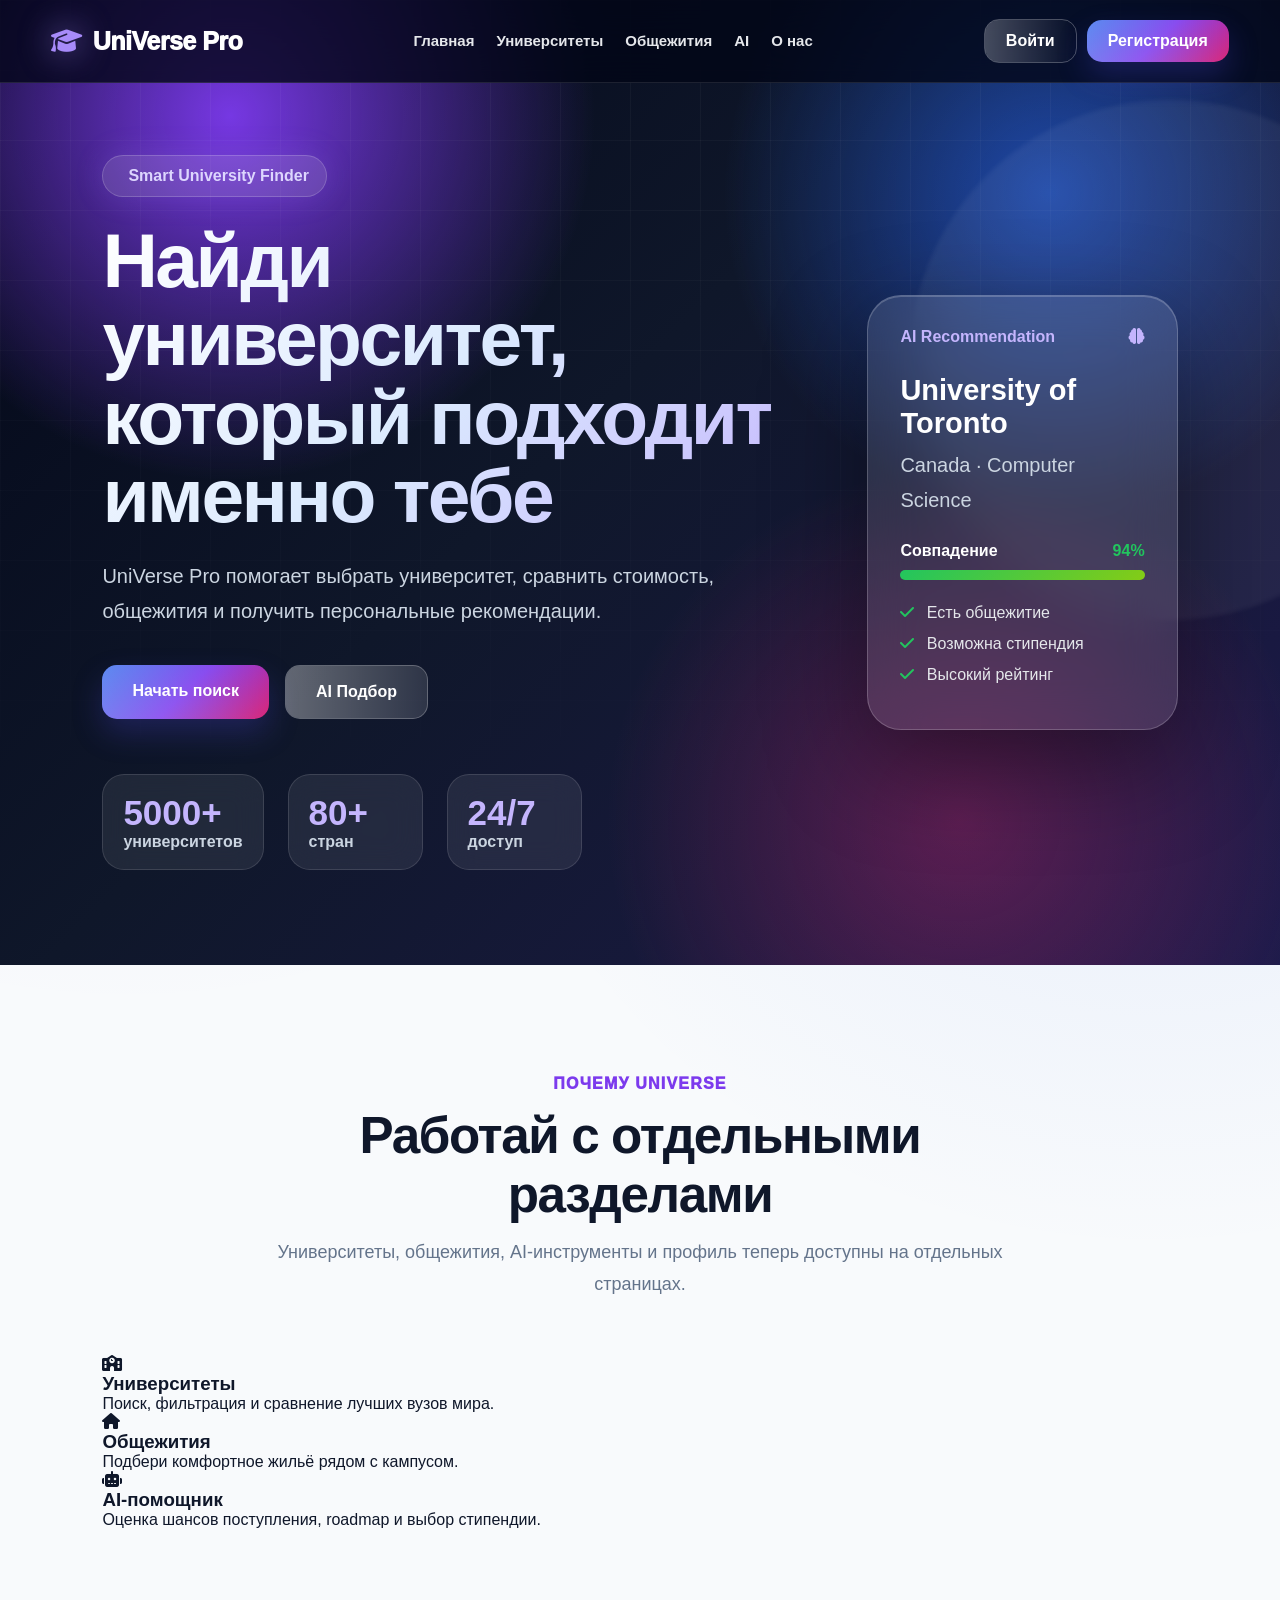
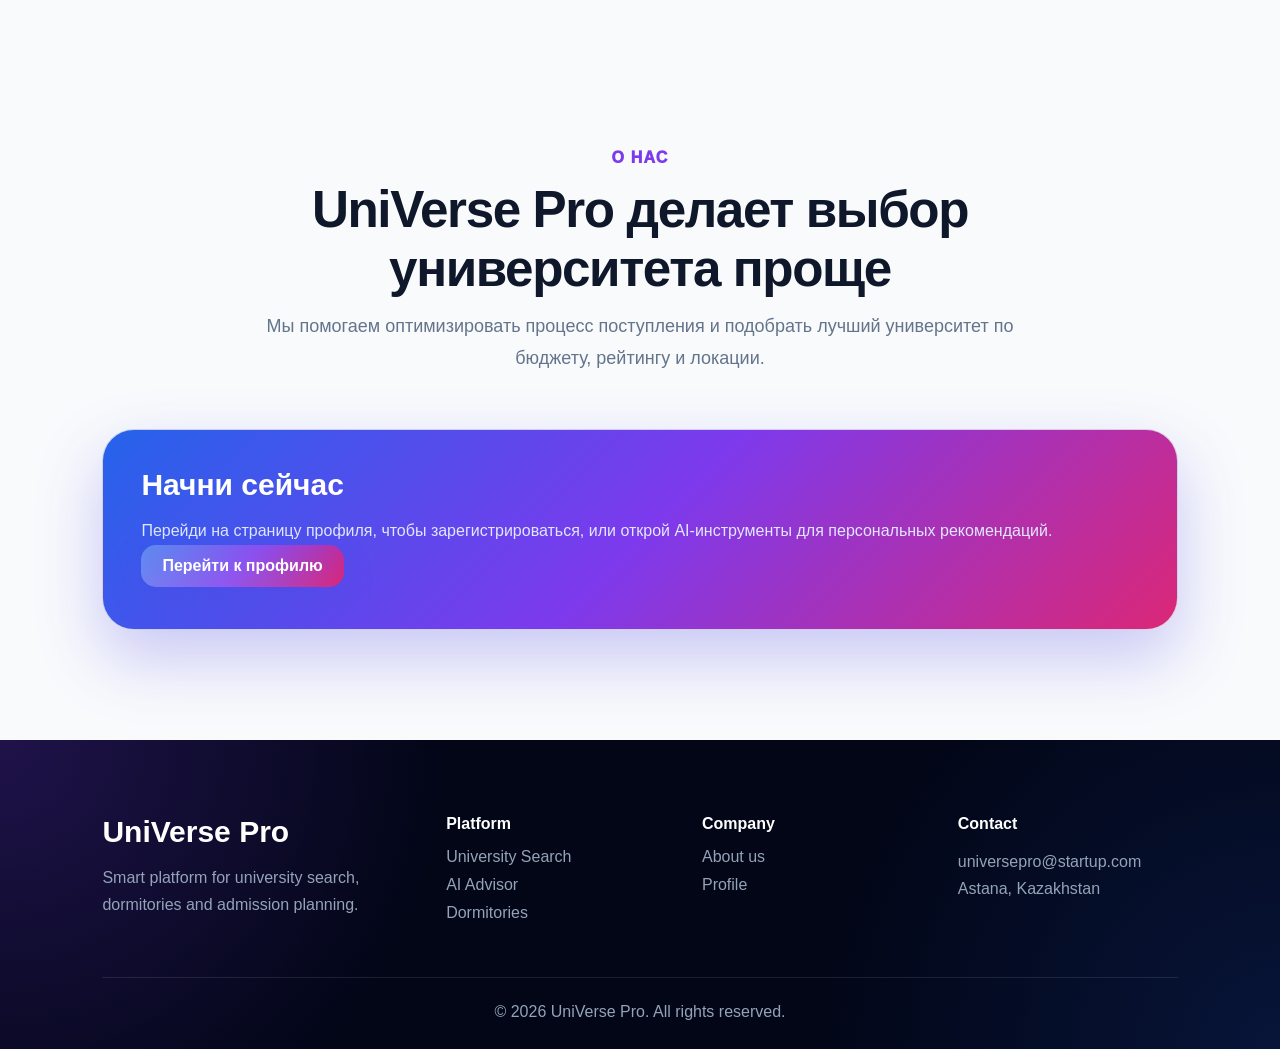
<file: index.html>
<!DOCTYPE html>
<html lang="ru">
<head>
  <meta charset="UTF-8" />
  <meta name="viewport" content="width=device-width, initial-scale=1.0" />
  <title>UniVerse Pro</title>
  <link rel="stylesheet" href="style.css" />
  <link rel="stylesheet" href="https://cdnjs.cloudflare.com/ajax/libs/font-awesome/6.5.1/css/all.min.css" />
</head>
<body>
  <header class="header">
    <nav class="navbar">
      <div class="logo">
        <i class="fa-solid fa-graduation-cap"></i>
        <span>UniVerse Pro</span>
      </div>

      <ul class="nav-links">
        <li><a href="index.html" class="active">Главная</a></li>
        <li><a href="universities.html">Университеты</a></li>
        <li><a href="dorms.html">Общежития</a></li>
        <li><a href="ai.html">AI</a></li>
        <li><a href="about.html">О нас</a></li>
      </ul>

      <div class="nav-buttons">
        <a href="auth.html" class="btn ghost">Войти</a>
        <a href="auth.html" class="btn primary">Регистрация</a>
      </div>

      <button class="menu-btn" id="menuBtn">
        <i class="fa-solid fa-bars"></i>
      </button>
    </nav>

    <div class="mobile-menu" id="mobileMenu">
      <a href="index.html">Главная</a>
      <a href="universities.html">Университеты</a>
      <a href="dorms.html">Общежития</a>
      <a href="ai.html">AI</a>
      <a href="about.html">О нас</a>
    </div>
  </header>

  <main>
    <section class="hero" id="home">
      <div class="hero-content">
        <div class="badge">
          <i class="fa-solid fa-sparkles"></i>
          Smart University Finder
        </div>
        <h1>Найди университет, который подходит именно тебе</h1>
        <p>UniVerse Pro помогает выбрать университет, сравнить стоимость, общежития и получить персональные рекомендации.</p>
        <div class="hero-actions">
          <a href="universities.html" class="btn large primary">Начать поиск</a>
          <a href="ai.html" class="btn large glass">AI Подбор</a>
        </div>
        <div class="stats">
          <div>
            <h3>5000+</h3>
            <span>университетов</span>
          </div>
          <div>
            <h3>80+</h3>
            <span>стран</span>
          </div>
          <div>
            <h3>24/7</h3>
            <span>доступ</span>
          </div>
        </div>
      </div>

      <div class="hero-card">
        <div class="card-top">
          <span>AI Recommendation</span>
          <i class="fa-solid fa-brain"></i>
        </div>
        <h2>University of Toronto</h2>
        <p>Canada · Computer Science</p>
        <div class="match">
          <span>Совпадение</span>
          <strong>94%</strong>
        </div>
        <div class="progress">
          <div></div>
        </div>
        <ul>
          <li><i class="fa-solid fa-check"></i> Есть общежитие</li>
          <li><i class="fa-solid fa-check"></i> Возможна стипендия</li>
          <li><i class="fa-solid fa-check"></i> Высокий рейтинг</li>
        </ul>
      </div>
    </section>

    <section class="section features-preview">
      <div class="section-title">
        <span>Почему UniVerse</span>
        <h2>Работай с отдельными разделами</h2>
        <p>Университеты, общежития, AI-инструменты и профиль теперь доступны на отдельных страницах.</p>
      </div>
      <div class="features">
        <div class="feature-card">
          <i class="fa-solid fa-school"></i>
          <h3>Университеты</h3>
          <p>Поиск, фильтрация и сравнение лучших вузов мира.</p>
        </div>
        <div class="feature-card">
          <i class="fa-solid fa-house"></i>
          <h3>Общежития</h3>
          <p>Подбери комфортное жильё рядом с кампусом.</p>
        </div>
        <div class="feature-card">
          <i class="fa-solid fa-robot"></i>
          <h3>AI-помощник</h3>
          <p>Оценка шансов поступления, roadmap и выбор стипендии.</p>
        </div>
      </div>
    </section>

    <section class="section about-preview">
      <div class="section-title">
        <span>О нас</span>
        <h2>UniVerse Pro делает выбор университета проще</h2>
        <p>Мы помогаем оптимизировать процесс поступления и подобрать лучший университет по бюджету, рейтингу и локации.</p>
      </div>
      <div class="about-card">
        <h3>Начни сейчас</h3>
        <p>Перейди на страницу профиля, чтобы зарегистрироваться, или открой AI-инструменты для персональных рекомендаций.</p>
        <a href="auth.html" class="btn primary">Перейти к профилю</a>
      </div>
    </section>
  </main>

  <footer class="footer">
    <div class="footer-grid">
      <div>
        <h3>UniVerse Pro</h3>
        <p>Smart platform for university search, dormitories and admission planning.</p>
      </div>
      <div>
        <h4>Platform</h4>
        <a href="universities.html">University Search</a>
        <a href="ai.html">AI Advisor</a>
        <a href="dorms.html">Dormitories</a>
      </div>
      <div>
        <h4>Company</h4>
        <a href="about.html">About us</a>
        <a href="auth.html">Profile</a>
      </div>
      <div>
        <h4>Contact</h4>
        <p>universepro@startup.com</p>
        <p>Astana, Kazakhstan</p>
      </div>
    </div>
    <div class="footer-bottom">©️ 2026 UniVerse Pro. All rights reserved.</div>
  </footer>

  <script src="script.js"></script>
</body>
</html>
</file>
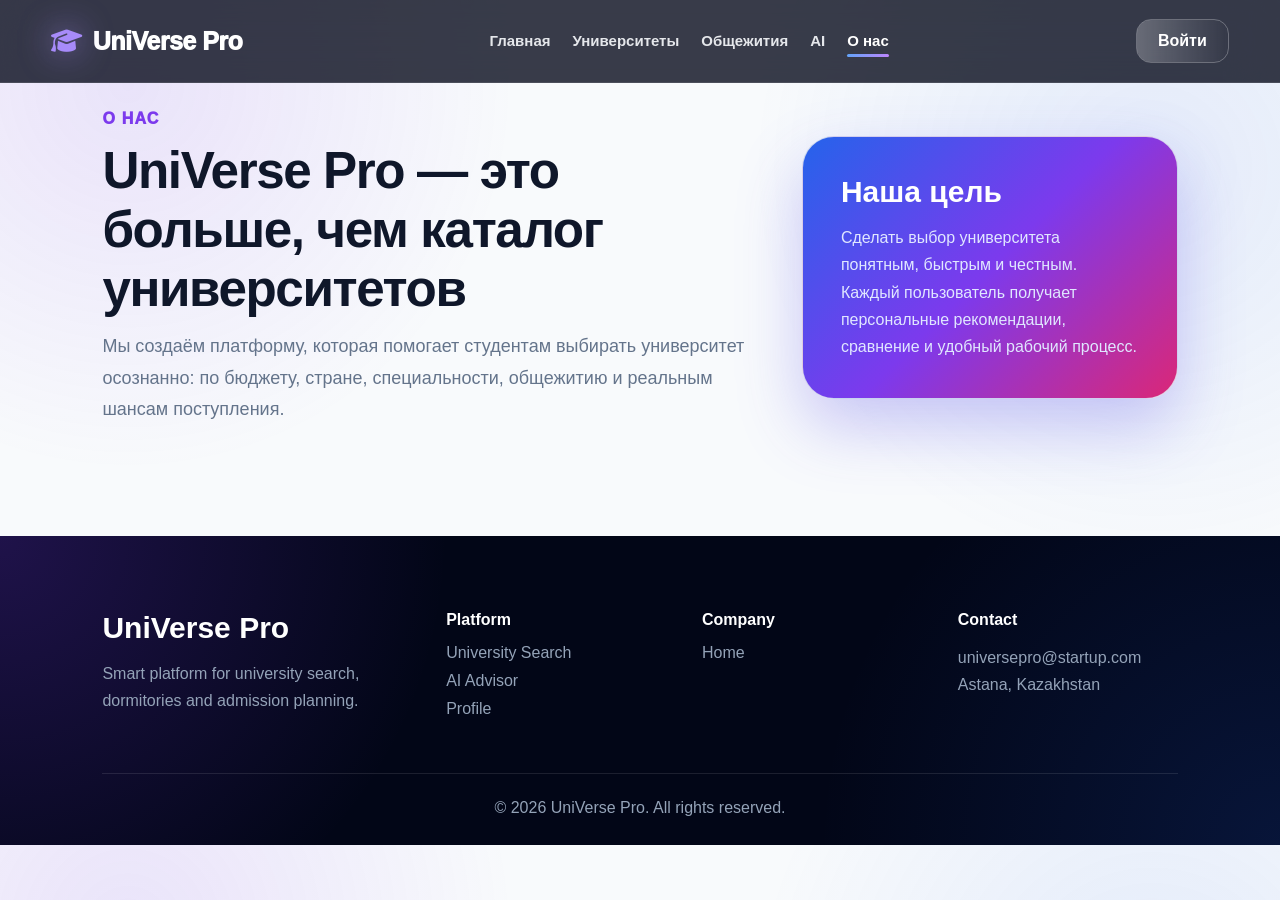
<file: about.html>
<!DOCTYPE html>
<html lang="ru">
<head>
  <meta charset="UTF-8" />
  <meta name="viewport" content="width=device-width, initial-scale=1.0" />
  <title>UniVerse Pro — О нас</title>
  <link rel="stylesheet" href="style.css" />
  <link rel="stylesheet" href="https://cdnjs.cloudflare.com/ajax/libs/font-awesome/6.5.1/css/all.min.css" />
</head>
<body>
  <header class="header">
    <nav class="navbar">
      <div class="logo">
        <i class="fa-solid fa-graduation-cap"></i>
        <span>UniVerse Pro</span>
      </div>
      <ul class="nav-links">
        <li><a href="index.html">Главная</a></li>
        <li><a href="universities.html">Университеты</a></li>
        <li><a href="dorms.html">Общежития</a></li>
        <li><a href="ai.html">AI</a></li>
        <li><a href="about.html" class="active">О нас</a></li>
      </ul>
      <div class="nav-buttons">
        <a href="auth.html" class="btn ghost">Войти</a>
      </div>
      <button class="menu-btn" id="menuBtn">
        <i class="fa-solid fa-bars"></i>
      </button>
    </nav>
    <div class="mobile-menu" id="mobileMenu">
      <a href="index.html">Главная</a>
      <a href="universities.html">Университеты</a>
      <a href="dorms.html">Общежития</a>
      <a href="ai.html">AI</a>
      <a href="about.html">О нас</a>
    </div>
  </header>

  <main>
    <section class="section about" id="about">
      <div class="about-text">
        <span>О нас</span>
        <h2>UniVerse Pro — это больше, чем каталог университетов</h2>
        <p>Мы создаём платформу, которая помогает студентам выбирать университет осознанно: по бюджету, стране, специальности, общежитию и реальным шансам поступления.</p>
      </div>
      <div class="about-card">
        <h3>Наша цель</h3>
        <p>Сделать выбор университета понятным, быстрым и честным. Каждый пользователь получает персональные рекомендации, сравнение и удобный рабочий процесс.</p>
      </div>
    </section>
  </main>

  <footer class="footer">
    <div class="footer-grid">
      <div>
        <h3>UniVerse Pro</h3>
        <p>Smart platform for university search, dormitories and admission planning.</p>
      </div>
      <div>
        <h4>Platform</h4>
        <a href="universities.html">University Search</a>
        <a href="ai.html">AI Advisor</a>
        <a href="auth.html">Profile</a>
      </div>
      <div>
        <h4>Company</h4>
        <a href="index.html">Home</a>
      </div>
      <div>
        <h4>Contact</h4>
        <p>universepro@startup.com</p>
        <p>Astana, Kazakhstan</p>
      </div>
    </div>
    <div class="footer-bottom">©️ 2026 UniVerse Pro. All rights reserved.</div>
  </footer>

  <script src="script.js"></script>
</body>
</html>
</file>
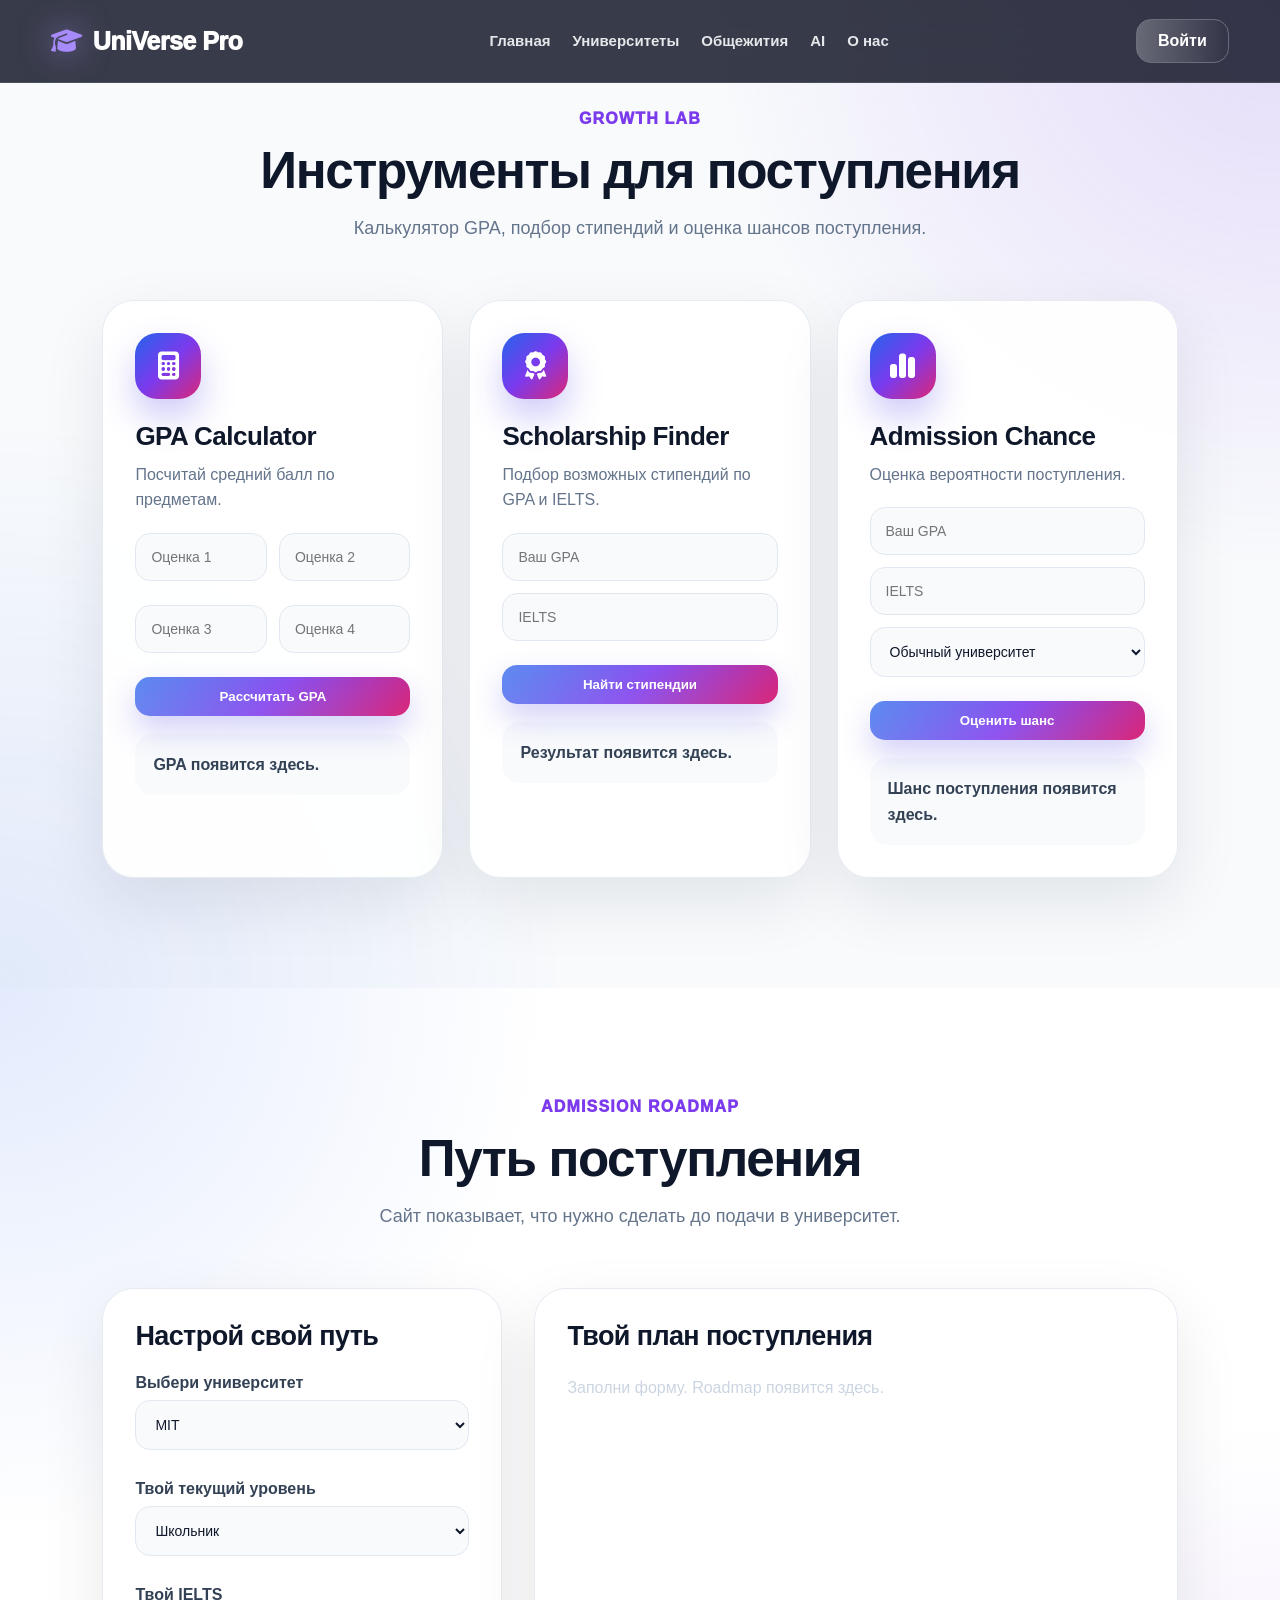
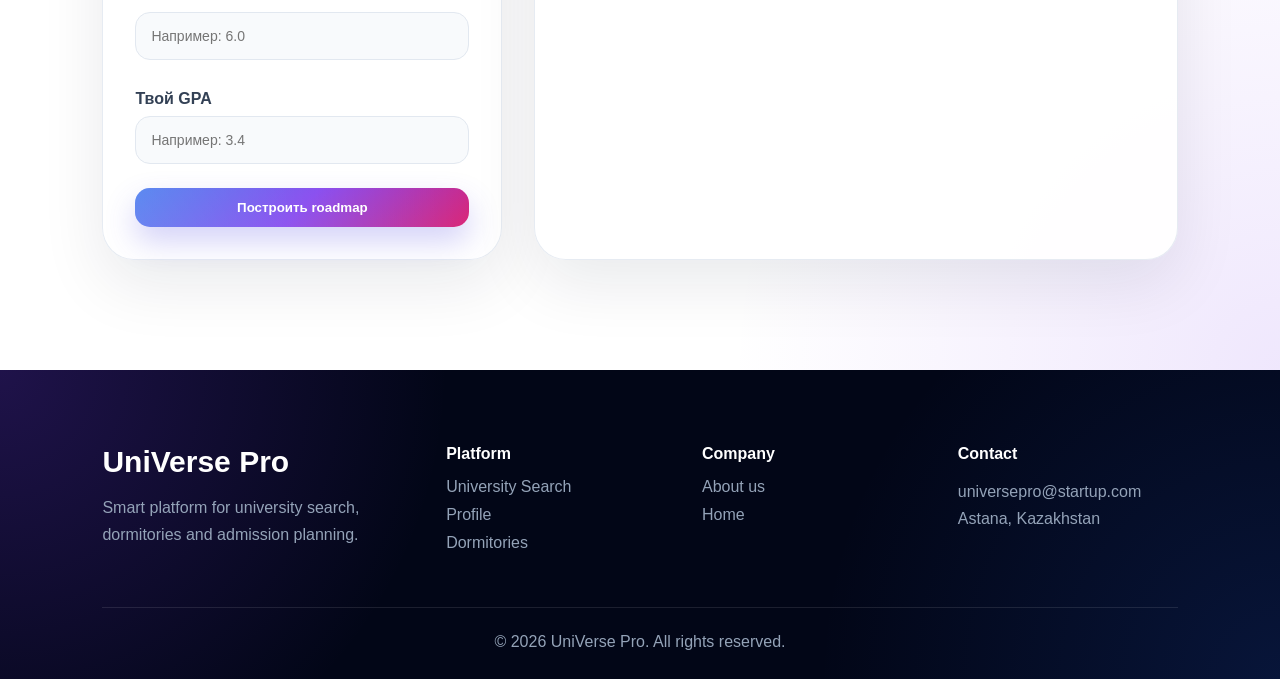
<file: ai.html>
<!DOCTYPE html>
<html lang="ru">
<head>
  <meta charset="UTF-8" />
  <meta name="viewport" content="width=device-width, initial-scale=1.0" />
  <title>UniVerse Pro — AI</title>
  <link rel="stylesheet" href="style.css" />
  <link rel="stylesheet" href="https://cdnjs.cloudflare.com/ajax/libs/font-awesome/6.5.1/css/all.min.css" />
</head>
<body>
  <header class="header">
    <nav class="navbar">
      <div class="logo">
        <i class="fa-solid fa-graduation-cap"></i>
        <span>UniVerse Pro</span>
      </div>
      <ul class="nav-links">
        <li><a href="index.html">Главная</a></li>
        <li><a href="universities.html">Университеты</a></li>
        <li><a href="dorms.html">Общежития</a></li>
        <li><a href="ai.html" class="active">AI</a></li>
        <li><a href="about.html">О нас</a></li>
      </ul>
      <div class="nav-buttons">
        <a href="auth.html" class="btn ghost">Войти</a>
      </div>
      <button class="menu-btn" id="menuBtn">
        <i class="fa-solid fa-bars"></i>
      </button>
    </nav>
    <div class="mobile-menu" id="mobileMenu">
      <a href="index.html">Главная</a>
      <a href="universities.html">Университеты</a>
      <a href="dorms.html">Общежития</a>
      <a href="ai.html">AI</a>
      <a href="about.html">О нас</a>
    </div>
  </header>

  <main>
    <section class="section growth-section" id="growth">
      <div class="section-title">
        <span>Growth Lab</span>
        <h2>Инструменты для поступления</h2>
        <p>Калькулятор GPA, подбор стипендий и оценка шансов поступления.</p>
      </div>
      <div class="growth-layout">
        <div class="growth-card">
          <div class="growth-icon">
            <i class="fa-solid fa-calculator"></i>
          </div>
          <h3>GPA Calculator</h3>
          <p>Посчитай средний балл по предметам.</p>
          <div class="gpa-inputs">
            <input type="number" class="grade-input" placeholder="Оценка 1" min="0" max="4" step="0.1">
            <input type="number" class="grade-input" placeholder="Оценка 2" min="0" max="4" step="0.1">
            <input type="number" class="grade-input" placeholder="Оценка 3" min="0" max="4" step="0.1">
            <input type="number" class="grade-input" placeholder="Оценка 4" min="0" max="4" step="0.1">
          </div>
          <button class="btn primary" id="calculateGpaBtn">Рассчитать GPA</button>
          <div class="growth-result" id="gpaResult">GPA появится здесь.</div>
        </div>
        <div class="growth-card">
          <div class="growth-icon">
            <i class="fa-solid fa-award"></i>
          </div>
          <h3>Scholarship Finder</h3>
          <p>Подбор возможных стипендий по GPA и IELTS.</p>
          <input type="number" id="scholarshipGpa" placeholder="Ваш GPA" min="0" max="4" step="0.1">
          <input type="number" id="scholarshipIelts" placeholder="IELTS" min="0" max="9" step="0.5">
          <button class="btn primary" id="findScholarshipBtn">Найти стипендии</button>
          <div class="growth-result" id="scholarshipResult">Результат появится здесь.</div>
        </div>
        <div class="growth-card">
          <div class="growth-icon">
            <i class="fa-solid fa-chart-simple"></i>
          </div>
          <h3>Admission Chance</h3>
          <p>Оценка вероятности поступления.</p>
          <input type="number" id="chanceGpa" placeholder="Ваш GPA" min="0" max="4" step="0.1">
          <input type="number" id="chanceIelts" placeholder="IELTS" min="0" max="9" step="0.5">
          <select id="chanceLevel">
            <option value="easy">Обычный университет</option>
            <option value="medium">Сильный университет</option>
            <option value="hard">Топовый университет</option>
          </select>
          <button class="btn primary" id="calculateChanceBtn">Оценить шанс</button>
          <div class="growth-result" id="chanceResult">Шанс поступления появится здесь.</div>
        </div>
      </div>
    </section>

    <section class="section roadmap-section" id="roadmap">
      <div class="section-title">
        <span>Admission Roadmap</span>
        <h2>Путь поступления</h2>
        <p>Сайт показывает, что нужно сделать до подачи в университет.</p>
      </div>
      <div class="roadmap-layout">
        <div class="roadmap-form">
          <h3>Настрой свой путь</h3>
          <label>Выбери университет</label>
          <select id="roadmapUniversity"></select>
          <label>Твой текущий уровень</label>
          <select id="roadmapLevel">
            <option value="school">Школьник</option>
            <option value="college">Колледж</option>
            <option value="bachelor">Бакалавр</option>
          </select>
          <label>Твой IELTS</label>
          <input type="number" id="roadmapIelts" placeholder="Например: 6.0" min="0" max="9" step="0.5">
          <label>Твой GPA</label>
          <input type="number" id="roadmapGpa" placeholder="Например: 3.4" min="0" max="4" step="0.1">
          <button class="btn primary" id="buildRoadmapBtn">Построить roadmap</button>
        </div>
        <div class="roadmap-result">
          <h3>Твой план поступления</h3>
          <div id="roadmapResult">
            <p class="empty-roadmap">Заполни форму. Roadmap появится здесь.</p>
          </div>
        </div>
      </div>
    </section>
  </main>

  <footer class="footer">
    <div class="footer-grid">
      <div>
        <h3>UniVerse Pro</h3>
        <p>Smart platform for university search, dormitories and admission planning.</p>
      </div>
      <div>
        <h4>Platform</h4>
        <a href="universities.html">University Search</a>
        <a href="auth.html">Profile</a>
        <a href="dorms.html">Dormitories</a>
      </div>
      <div>
        <h4>Company</h4>
        <a href="about.html">About us</a>
        <a href="index.html">Home</a>
      </div>
      <div>
        <h4>Contact</h4>
        <p>universepro@startup.com</p>
        <p>Astana, Kazakhstan</p>
      </div>
    </div>
    <div class="footer-bottom">©️ 2026 UniVerse Pro. All rights reserved.</div>
  </footer>

  <script src="script.js"></script>
</body>
</html>
</file>
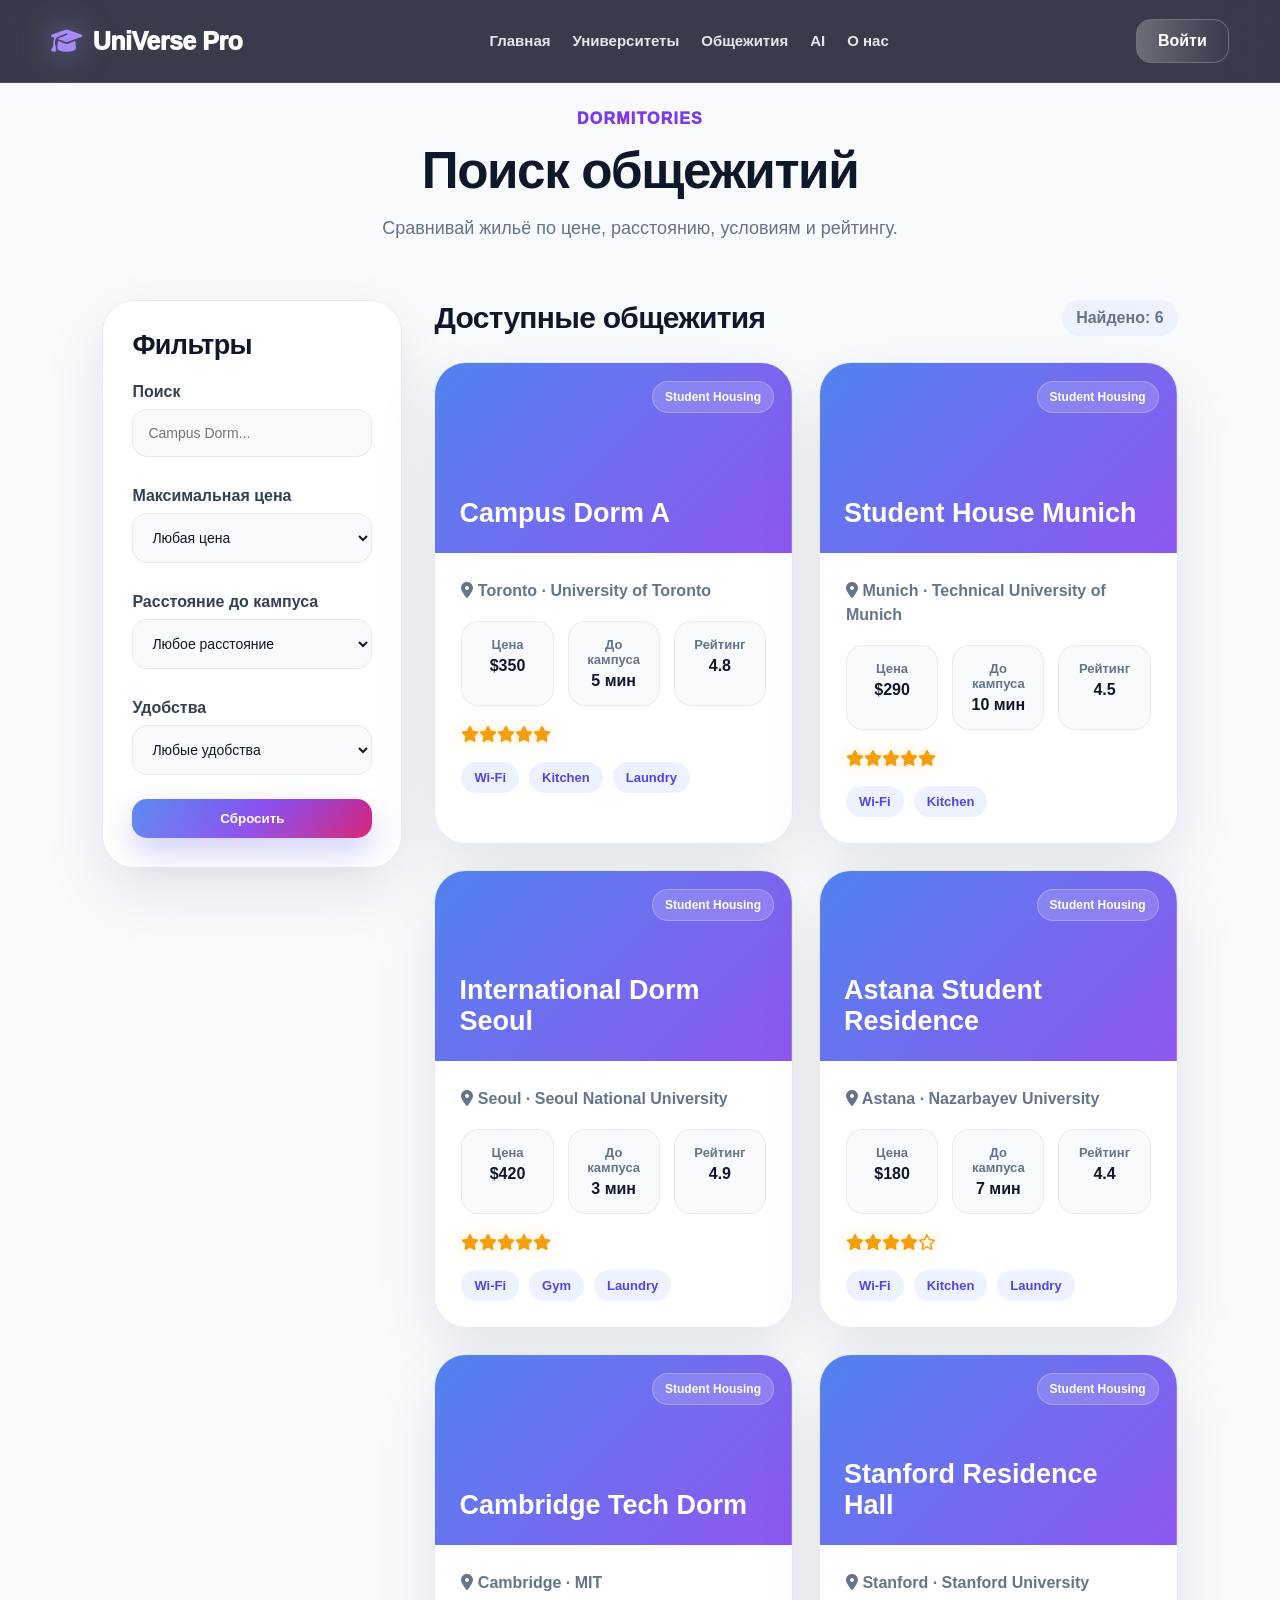
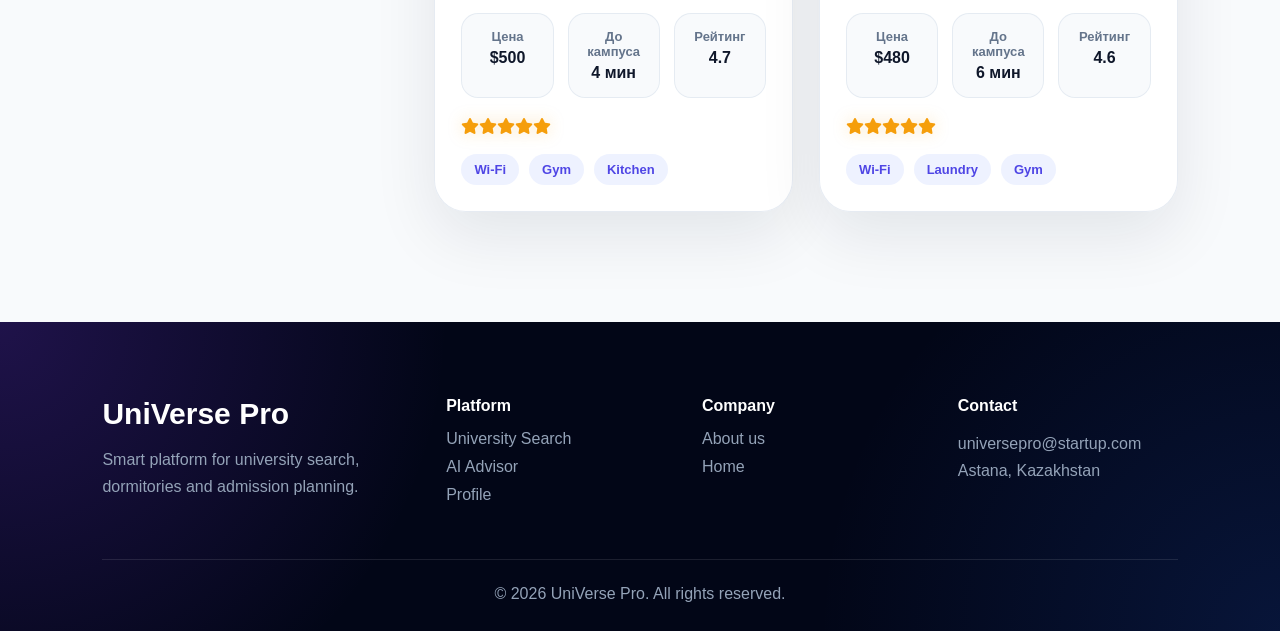
<file: dorms.html>
<!DOCTYPE html>
<html lang="ru">
<head>
  <meta charset="UTF-8" />
  <meta name="viewport" content="width=device-width, initial-scale=1.0" />
  <title>UniVerse Pro — Общежития</title>
  <link rel="stylesheet" href="style.css" />
  <link rel="stylesheet" href="https://cdnjs.cloudflare.com/ajax/libs/font-awesome/6.5.1/css/all.min.css" />
</head>
<body>
  <header class="header">
    <nav class="navbar">
      <div class="logo">
        <i class="fa-solid fa-graduation-cap"></i>
        <span>UniVerse Pro</span>
      </div>
      <ul class="nav-links">
        <li><a href="index.html">Главная</a></li>
        <li><a href="universities.html">Университеты</a></li>
        <li><a href="dorms.html" class="active">Общежития</a></li>
        <li><a href="ai.html">AI</a></li>
        <li><a href="about.html">О нас</a></li>
      </ul>
      <div class="nav-buttons">
        <a href="auth.html" class="btn ghost">Войти</a>
      </div>
      <button class="menu-btn" id="menuBtn">
        <i class="fa-solid fa-bars"></i>
      </button>
    </nav>
    <div class="mobile-menu" id="mobileMenu">
      <a href="index.html">Главная</a>
      <a href="universities.html">Университеты</a>
      <a href="dorms.html">Общежития</a>
      <a href="ai.html">AI</a>
      <a href="about.html">О нас</a>
    </div>
  </header>

  <main>
    <section class="section dorms-section" id="dorms">
      <div class="section-title">
        <span>Dormitories</span>
        <h2>Поиск общежитий</h2>
        <p>Сравнивай жильё по цене, расстоянию, условиям и рейтингу.</p>
      </div>
      <div class="dorm-search-layout">
        <aside class="dorm-filters">
          <h3>Фильтры</h3>
          <label>Поиск</label>
          <input type="text" id="dormSearchInput" placeholder="Campus Dorm..." />
          <label>Максимальная цена</label>
          <select id="dormPriceFilter">
            <option value="all">Любая цена</option>
            <option value="300">До $300</option>
            <option value="400">До $400</option>
            <option value="500">До $500</option>
          </select>
          <label>Расстояние до кампуса</label>
          <select id="dormDistanceFilter">
            <option value="all">Любое расстояние</option>
            <option value="5">До 5 минут</option>
            <option value="10">До 10 минут</option>
            <option value="20">До 20 минут</option>
          </select>
          <label>Удобства</label>
          <select id="dormFeatureFilter">
            <option value="all">Любые удобства</option>
            <option value="Wi-Fi">Wi-Fi</option>
            <option value="Kitchen">Кухня</option>
            <option value="Laundry">Прачечная</option>
            <option value="Gym">Спортзал</option>
          </select>
          <button class="btn primary" id="resetDormFilters">Сбросить</button>
        </aside>
        <div class="dorms-area">
          <div class="result-top">
            <h3>Доступные общежития</h3>
            <p id="dormResultCount">Найдено: 0</p>
          </div>
          <div class="dorms-grid" id="dormsGrid"></div>
        </div>
      </div>
    </section>
  </main>

  <footer class="footer">
    <div class="footer-grid">
      <div>
        <h3>UniVerse Pro</h3>
        <p>Smart platform for university search, dormitories and admission planning.</p>
      </div>
      <div>
        <h4>Platform</h4>
        <a href="universities.html">University Search</a>
        <a href="ai.html">AI Advisor</a>
        <a href="auth.html">Profile</a>
      </div>
      <div>
        <h4>Company</h4>
        <a href="about.html">About us</a>
        <a href="index.html">Home</a>
      </div>
      <div>
        <h4>Contact</h4>
        <p>universepro@startup.com</p>
        <p>Astana, Kazakhstan</p>
      </div>
    </div>
    <div class="footer-bottom">©️ 2026 UniVerse Pro. All rights reserved.</div>
  </footer>

  <script src="script.js"></script>
</body>
</html>
</file>
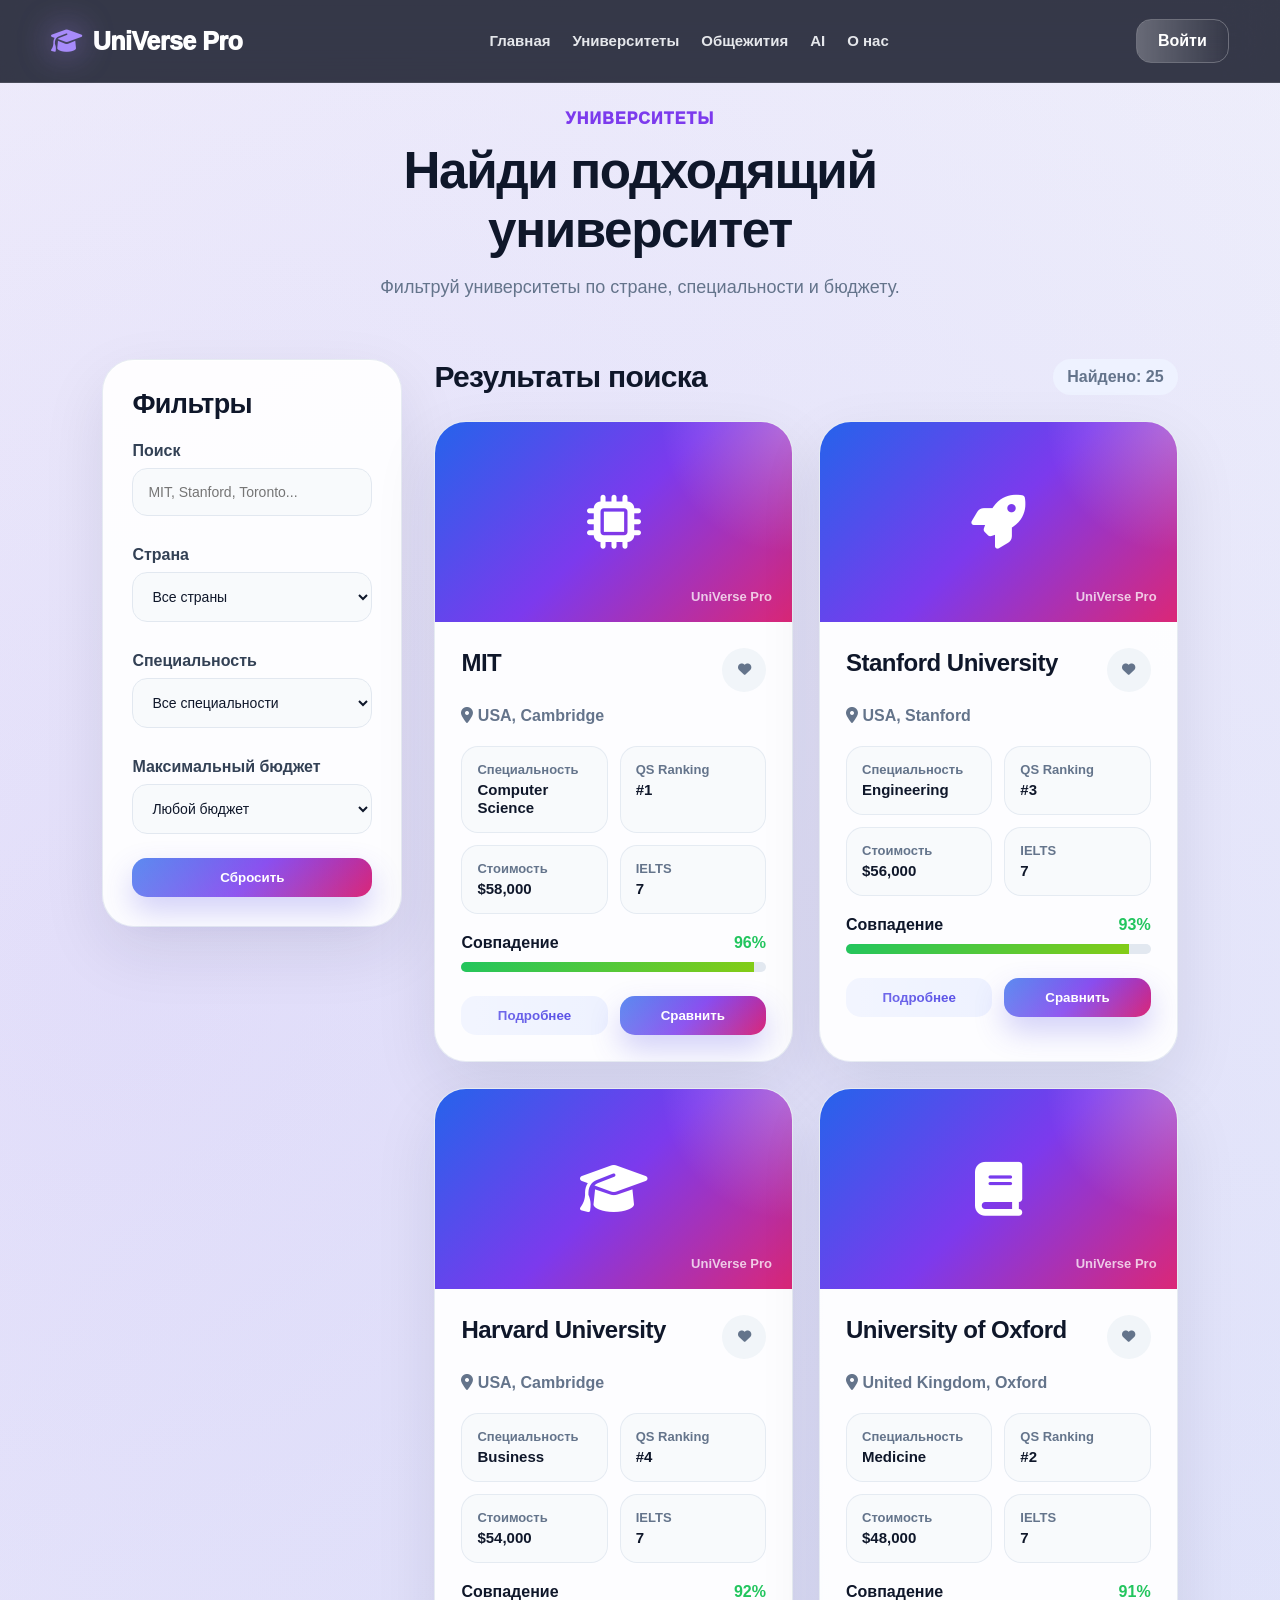
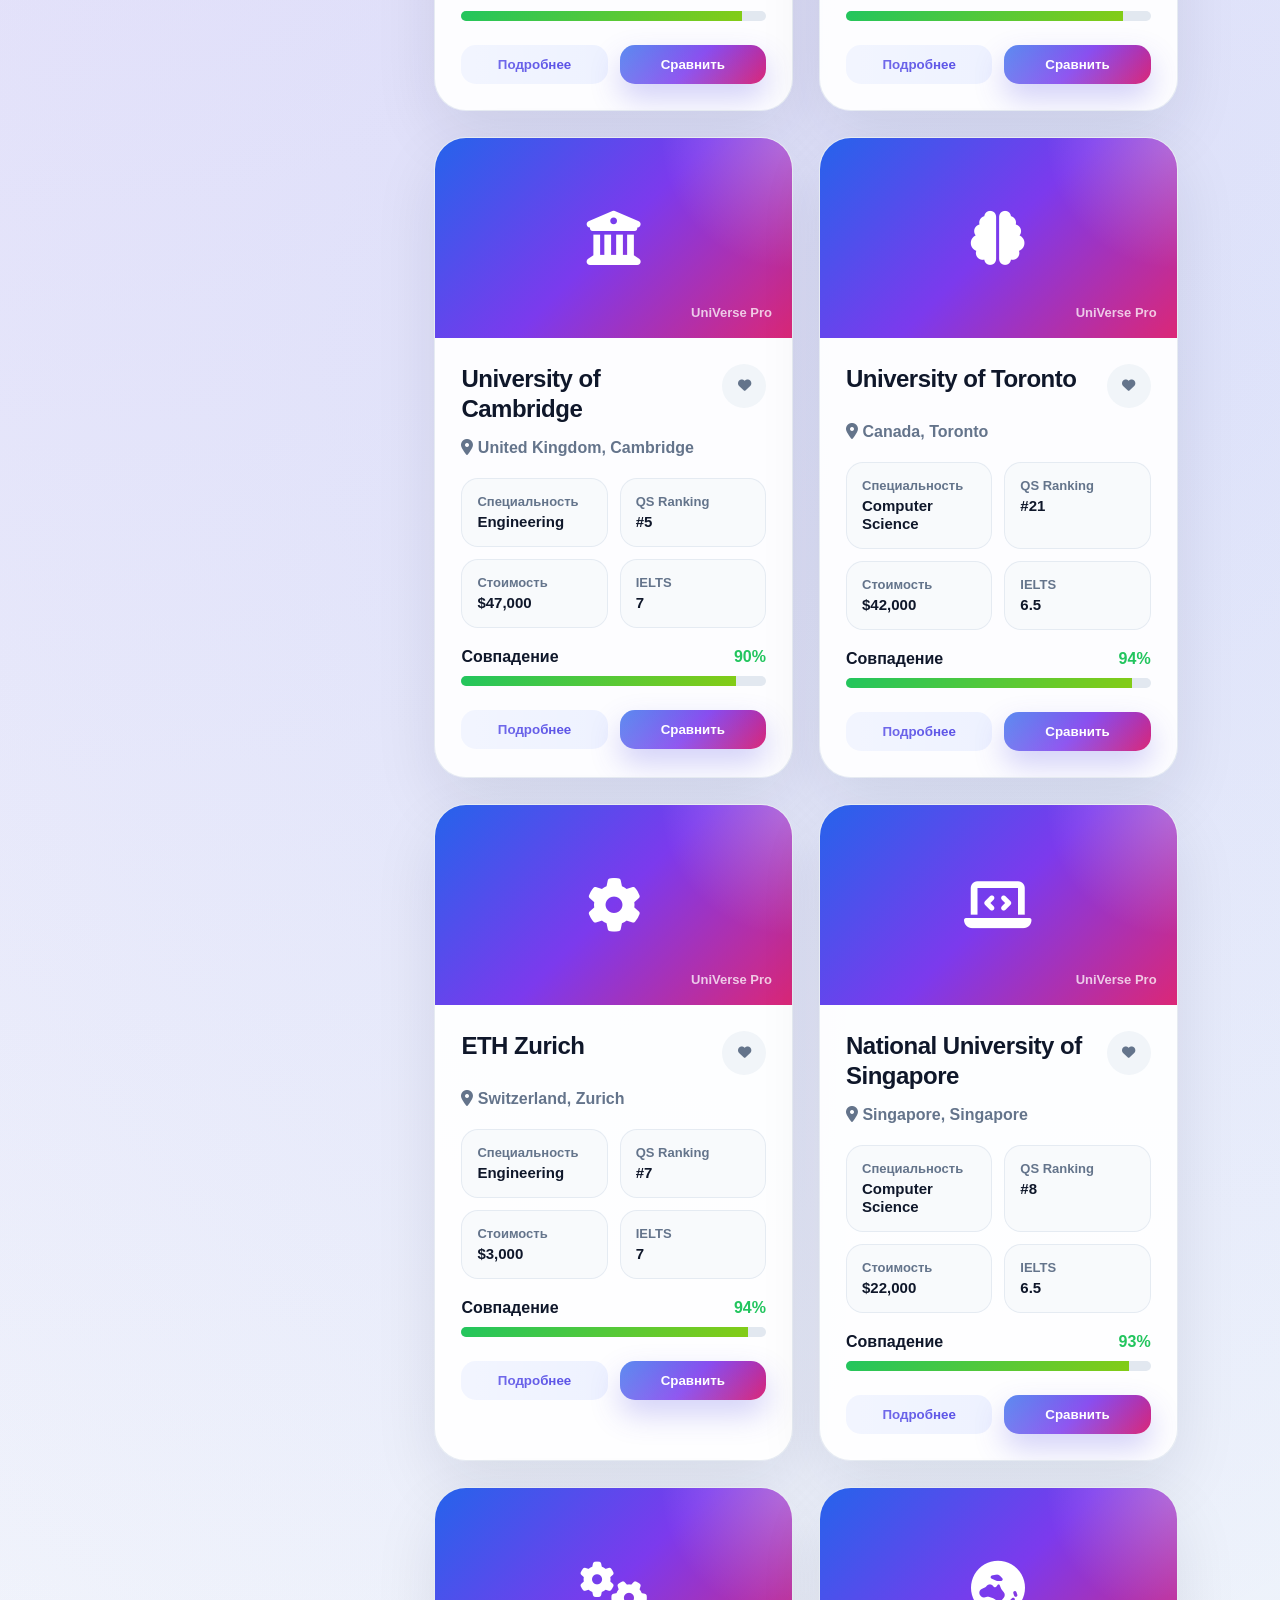
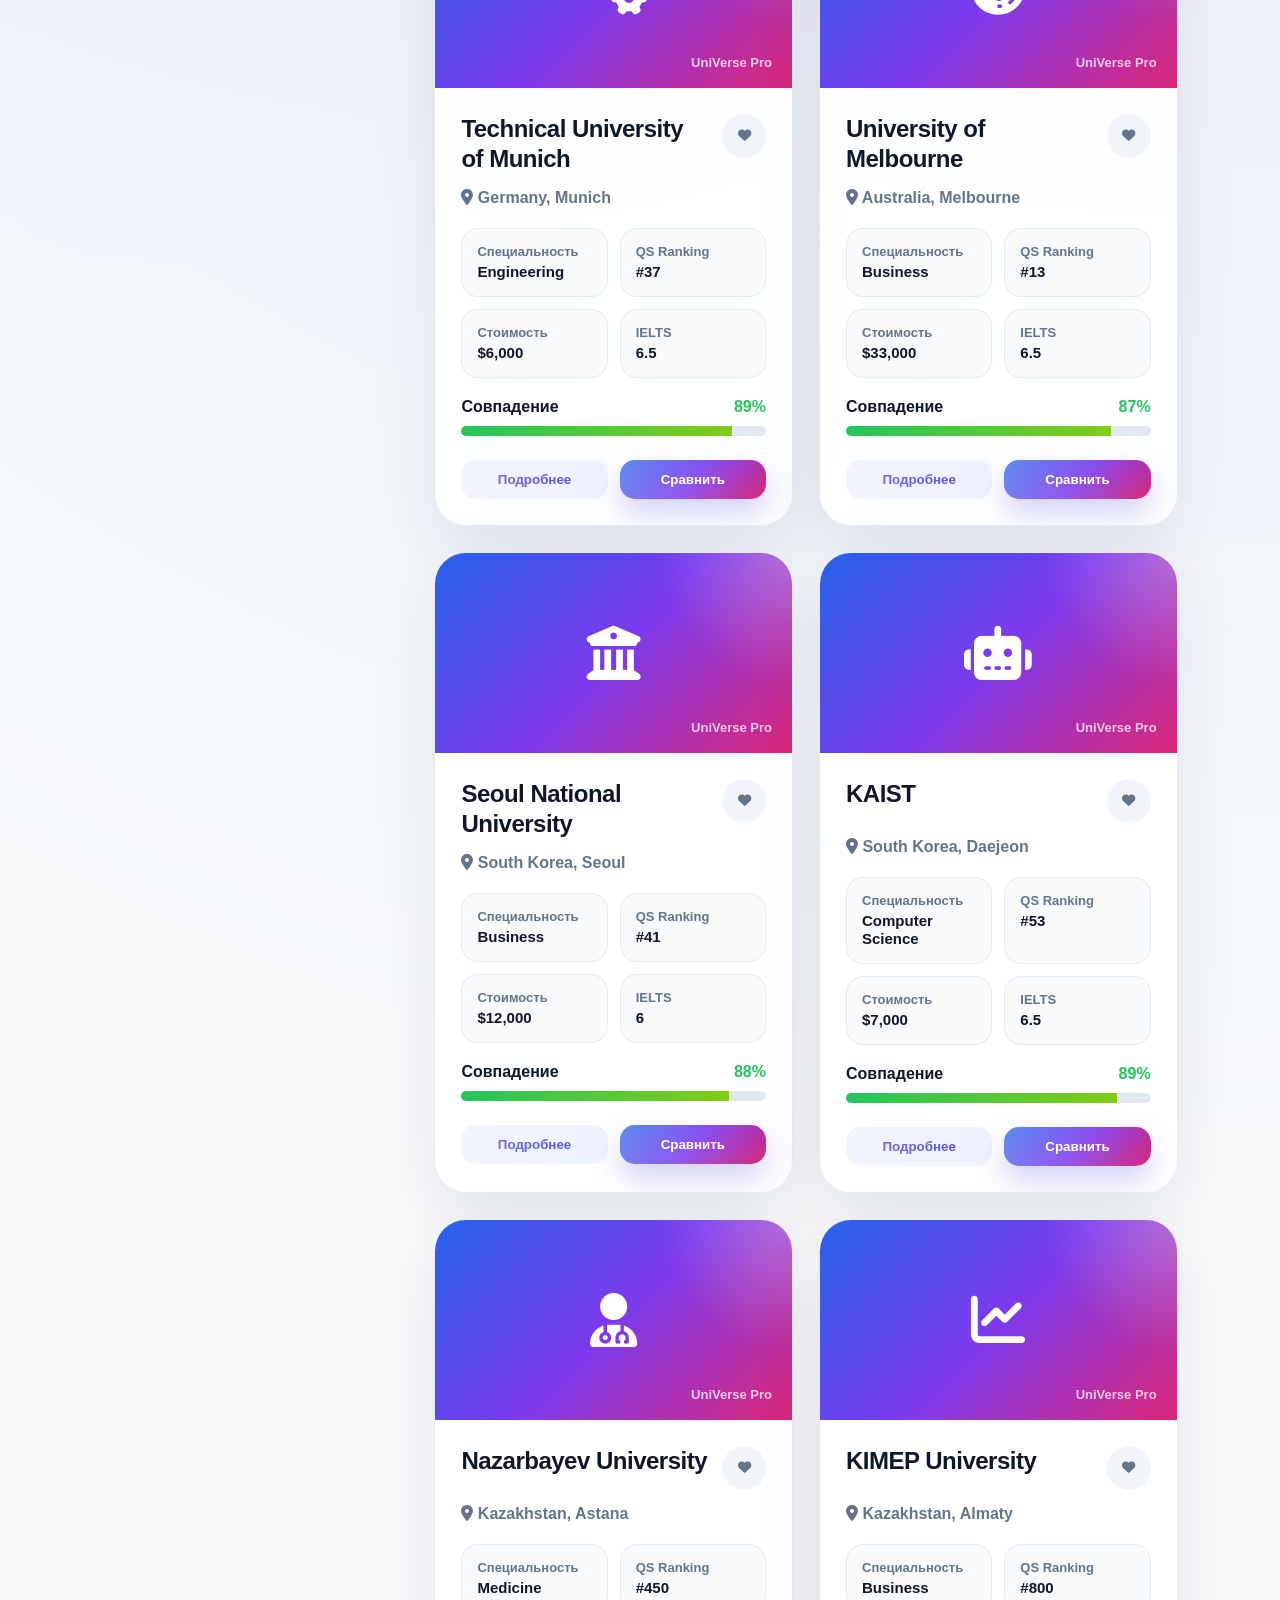
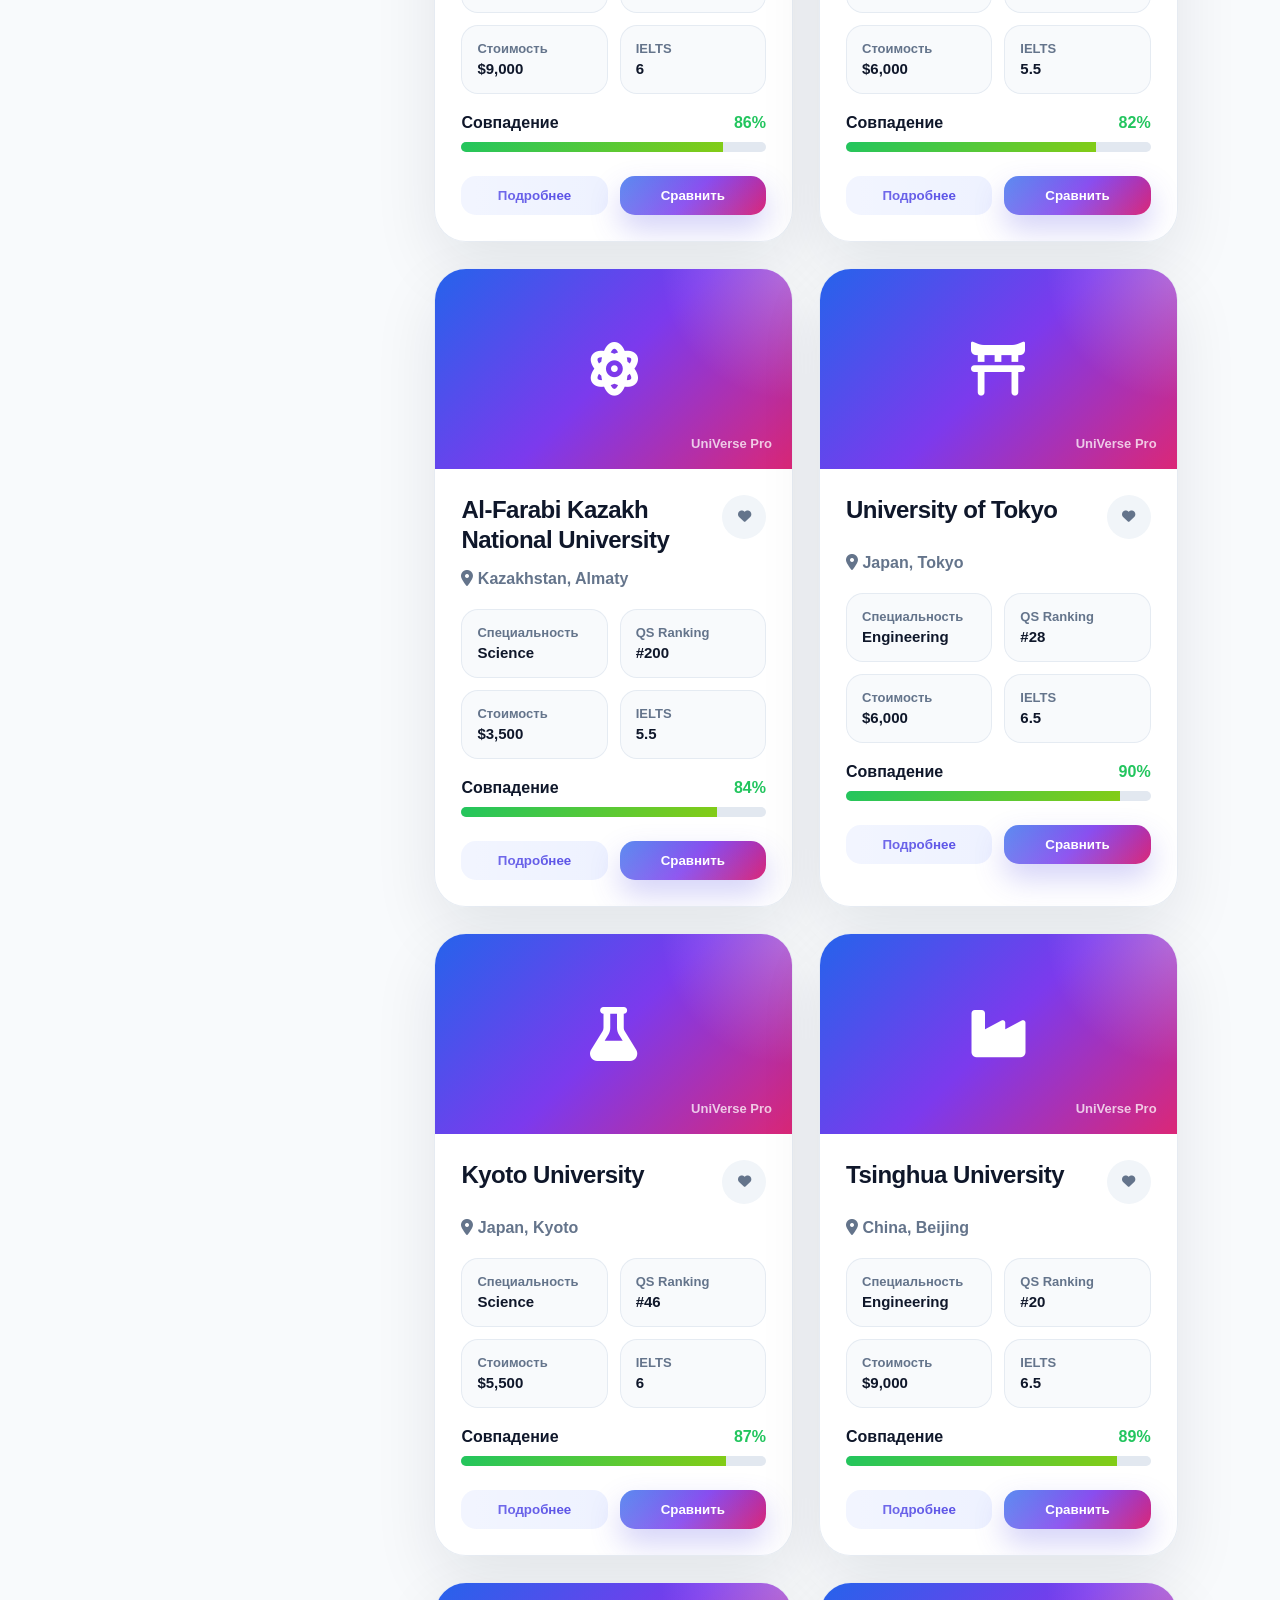
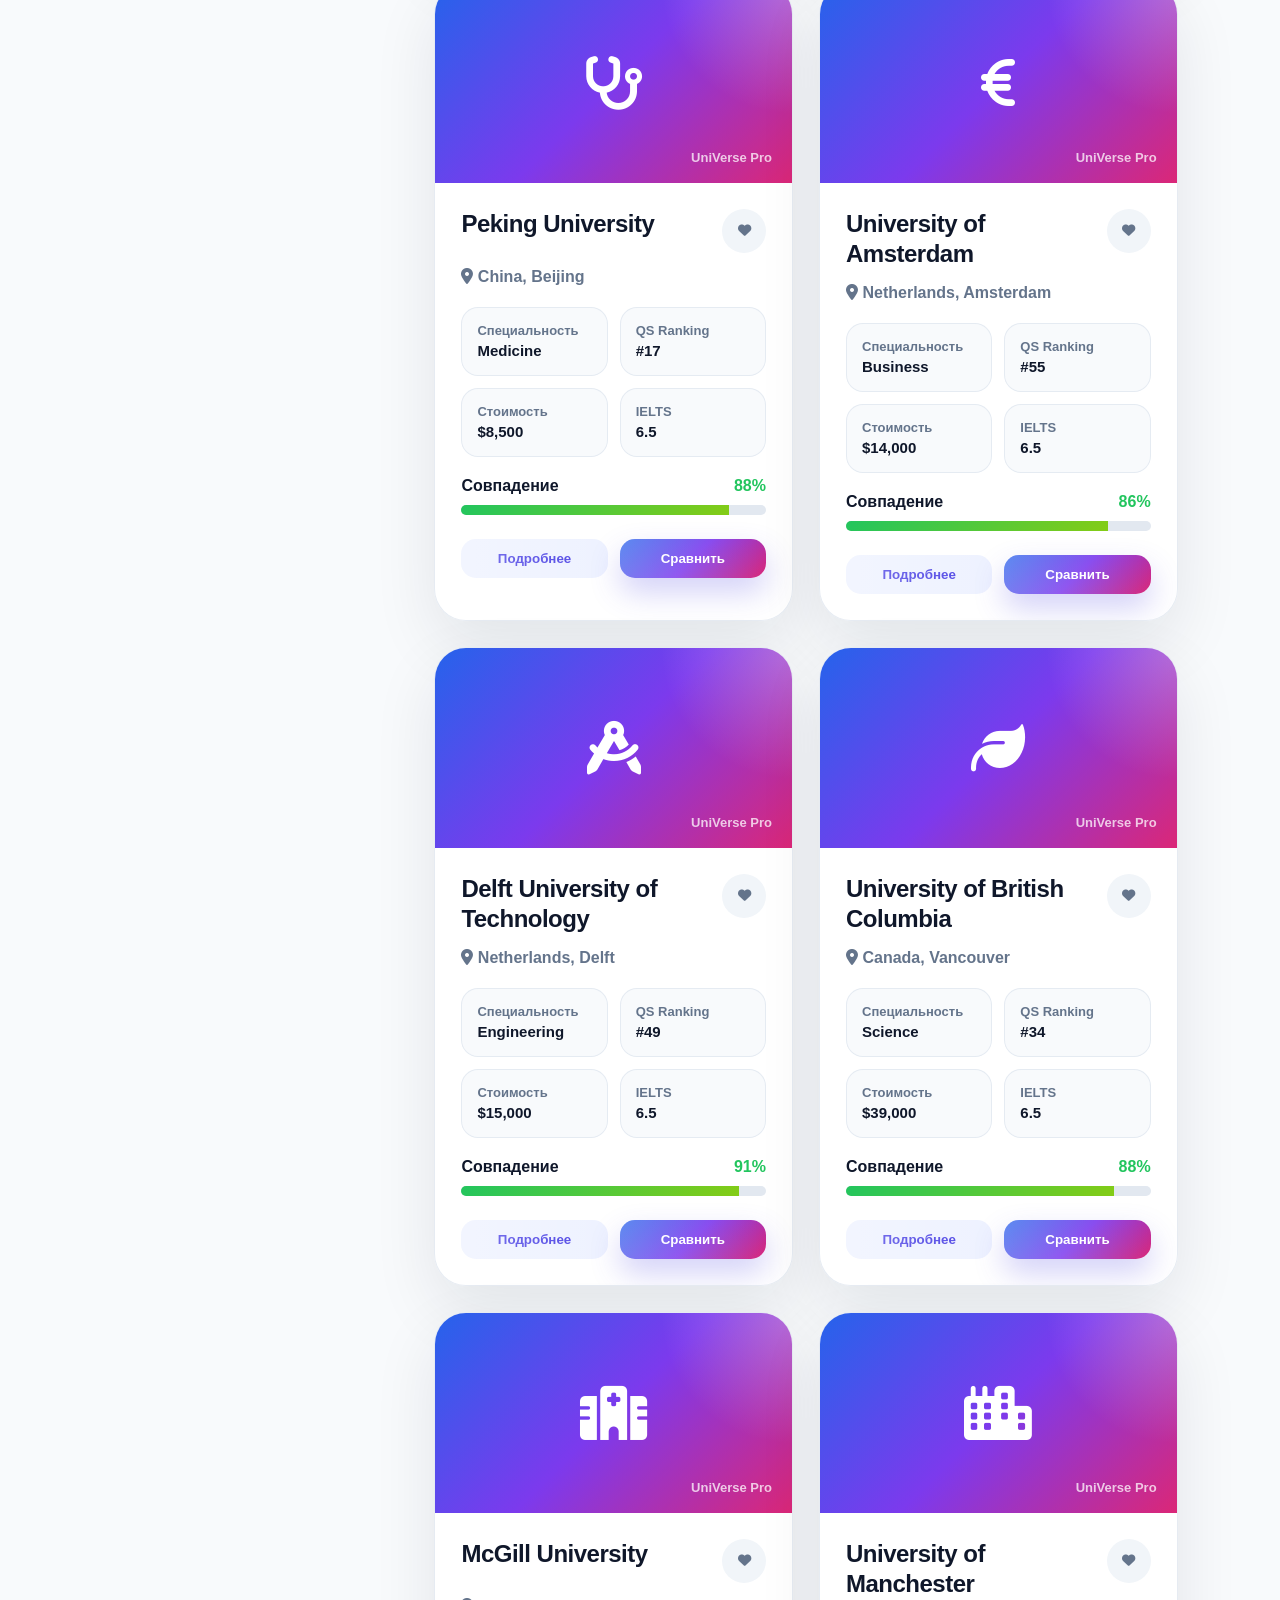
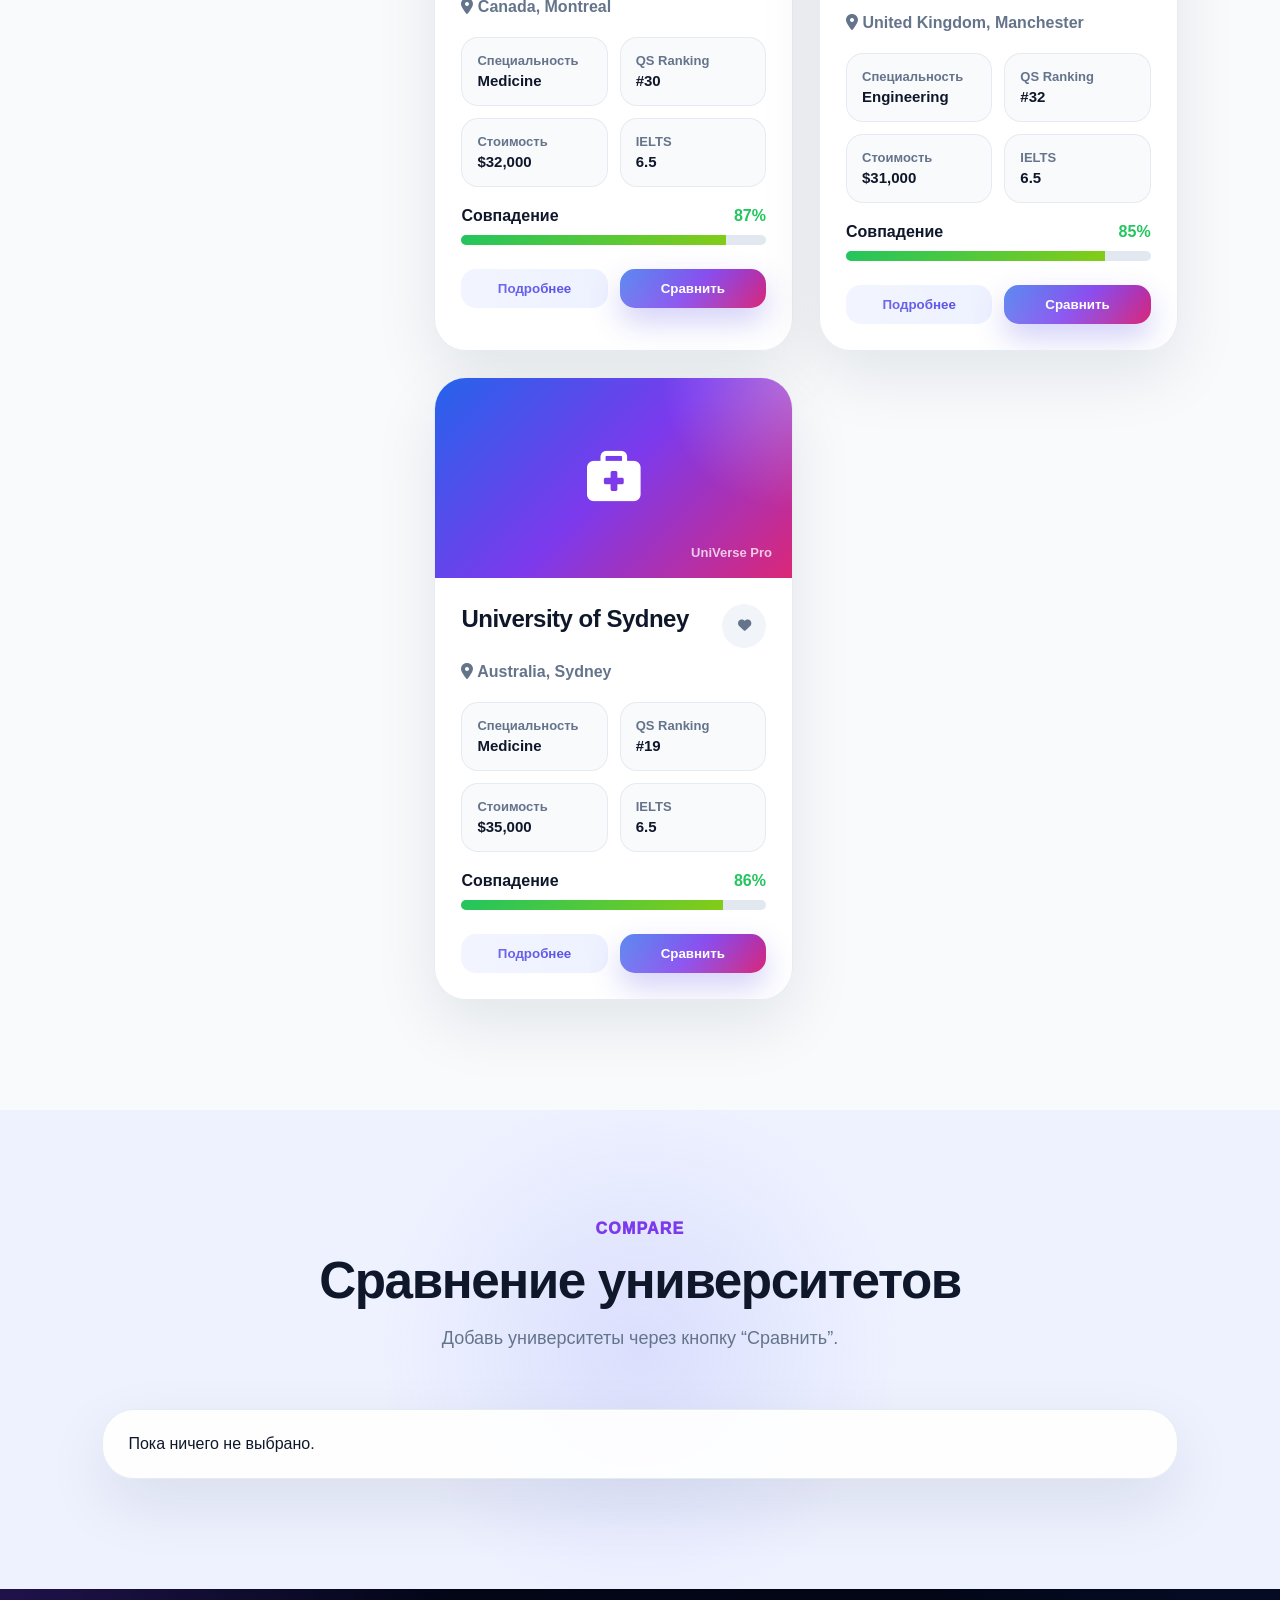
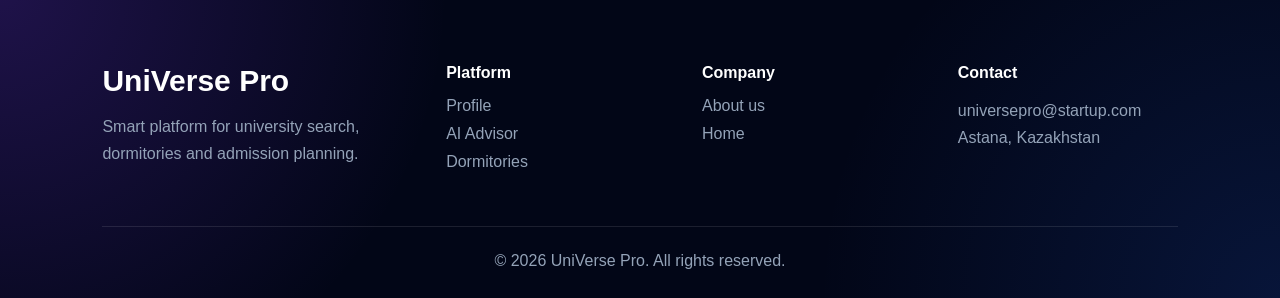
<file: universities.html>
<!DOCTYPE html>
<html lang="ru">
<head>
  <meta charset="UTF-8" />
  <meta name="viewport" content="width=device-width, initial-scale=1.0" />
  <title>UniVerse Pro — Университеты</title>
  <link rel="stylesheet" href="style.css" />
  <link rel="stylesheet" href="https://cdnjs.cloudflare.com/ajax/libs/font-awesome/6.5.1/css/all.min.css" />
</head>
<body>
  <header class="header">
    <nav class="navbar">
      <div class="logo">
        <i class="fa-solid fa-graduation-cap"></i>
        <span>UniVerse Pro</span>
      </div>

      <ul class="nav-links">
        <li><a href="index.html">Главная</a></li>
        <li><a href="universities.html" class="active">Университеты</a></li>
        <li><a href="dorms.html">Общежития</a></li>
        <li><a href="ai.html">AI</a></li>
        <li><a href="about.html">О нас</a></li>
      </ul>

      <div class="nav-buttons">
        <a href="auth.html" class="btn ghost">Войти</a>
      </div>

      <button class="menu-btn" id="menuBtn">
        <i class="fa-solid fa-bars"></i>
      </button>
    </nav>

    <div class="mobile-menu" id="mobileMenu">
      <a href="index.html">Главная</a>
      <a href="universities.html">Университеты</a>
      <a href="dorms.html">Общежития</a>
      <a href="ai.html">AI</a>
      <a href="about.html">О нас</a>
    </div>
  </header>

  <main>
    <section class="section" id="search">
      <div class="section-title">
        <span>Университеты</span>
        <h2>Найди подходящий университет</h2>
        <p>Фильтруй университеты по стране, специальности и бюджету.</p>
      </div>

      <div class="search-layout">
        <aside class="filters">
          <h3>Фильтры</h3>
          <label>Поиск</label>
          <input type="text" id="searchInput" placeholder="MIT, Stanford, Toronto..." />
          <label>Страна</label>
          <select id="countryFilter">
            <option value="all">Все страны</option>
            <option value="USA">США</option>
            <option value="Canada">Канада</option>
            <option value="Germany">Германия</option>
            <option value="Kazakhstan">Казахстан</option>
            <option value="South Korea">Южная Корея</option>
            <option value="United Kingdom">Великобритания</option>
            <option value="Switzerland">Швейцария</option>
            <option value="Singapore">Сингапур</option>
            <option value="Australia">Австралия</option>
            <option value="Japan">Япония</option>
            <option value="China">Китай</option>
            <option value="Netherlands">Нидерланды</option>
          </select>
          <label>Специальность</label>
          <select id="majorFilter">
            <option value="all">Все специальности</option>
            <option value="Computer Science">Computer Science</option>
            <option value="Business">Business</option>
            <option value="Engineering">Engineering</option>
            <option value="Medicine">Medicine</option>
            <option value="Science">Science</option>
            <option value="Law">Law</option>
            <option value="Economics">Economics</option>
            <option value="AI">AI</option>
          </select>
          <label>Максимальный бюджет</label>
          <select id="budgetFilter">
            <option value="all">Любой бюджет</option>
            <option value="10000">До $10 000</option>
            <option value="25000">До $25 000</option>
            <option value="50000">До $50 000</option>
            <option value="70000">До $70 000</option>
          </select>
          <button class="btn primary" id="resetFilters">Сбросить</button>
        </aside>

        <div class="universities-area">
          <div class="result-top">
            <h3>Результаты поиска</h3>
            <p id="resultCount">Найдено: 0</p>
          </div>
          <div class="universities-grid" id="universitiesGrid"></div>
        </div>
      </div>
    </section>

    <section class="section compare-section" id="compare">
      <div class="section-title">
        <span>Compare</span>
        <h2>Сравнение университетов</h2>
        <p>Добавь университеты через кнопку “Сравнить”.</p>
      </div>
      <div class="compare-box" id="compareBox">
        <p>Пока ничего не выбрано.</p>
      </div>
    </section>
  </main>

  <div class="modal" id="universityModal">
    <div class="modal-content">
      <button class="modal-close" id="modalClose">
        <i class="fa-solid fa-xmark"></i>
      </button>
      <div id="modalBody"></div>
    </div>
  </div>

  <footer class="footer">
    <div class="footer-grid">
      <div>
        <h3>UniVerse Pro</h3>
        <p>Smart platform for university search, dormitories and admission planning.</p>
      </div>
      <div>
        <h4>Platform</h4>
        <a href="auth.html">Profile</a>
        <a href="ai.html">AI Advisor</a>
        <a href="dorms.html">Dormitories</a>
      </div>
      <div>
        <h4>Company</h4>
        <a href="about.html">About us</a>
        <a href="index.html">Home</a>
      </div>
      <div>
        <h4>Contact</h4>
        <p>universepro@startup.com</p>
        <p>Astana, Kazakhstan</p>
      </div>
    </div>
    <div class="footer-bottom">©️ 2026 UniVerse Pro. All rights reserved.</div>
  </footer>

  <script src="script.js"></script>
</body>
</html>
</file>
<file: style.css>
/* ===================== RESET ===================== */

* {
  margin: 0;
  padding: 0;
  box-sizing: border-box;
  font-family: "Segoe UI", Arial, sans-serif;
}

html {
  scroll-behavior: smooth;
}

body {
  background:
    radial-gradient(circle at 10% 10%, rgba(124, 58, 237, 0.12), transparent 28%),
    radial-gradient(circle at 90% 20%, rgba(37, 99, 235, 0.1), transparent 30%),
    #f8fafc;
  color: #0f172a;
  overflow-x: hidden;
}

a {
  text-decoration: none;
}

button,
input,
select {
  font-family: inherit;
}

/* ===================== HEADER ===================== */

.header {
  position: fixed;
  top: 0;
  width: 100%;
  z-index: 100;
  background: rgba(2, 6, 23, 0.78);
  backdrop-filter: blur(24px);
  border-bottom: 1px solid rgba(255, 255, 255, 0.1);
}

.navbar {
  width: 92%;
  max-width: 1350px;
  height: 82px;
  margin: auto;
  display: flex;
  align-items: center;
  justify-content: space-between;
}

.logo {
  color: white;
  font-size: 25px;
  font-weight: 950;
  display: flex;
  align-items: center;
  gap: 11px;
  letter-spacing: -0.5px;
}

.logo i {
  color: #a78bfa;
  filter: drop-shadow(0 0 16px rgba(167, 139, 250, 0.7));
}

.nav-links {
  display: flex;
  list-style: none;
  gap: 22px;
}

.nav-links a {
  color: #e5e7eb;
  font-weight: 700;
  font-size: 15px;
  padding: 10px 0;
  position: relative;
  transition: 0.25s;
}

.nav-links a::after {
  content: "";
  position: absolute;
  left: 0;
  bottom: 2px;
  width: 0;
  height: 3px;
  border-radius: 999px;
  background: linear-gradient(135deg, #60a5fa, #c084fc);
  transition: 0.25s;
}

.nav-links a:hover,
.nav-links a.active {
  color: #ffffff;
}

.nav-links a:hover::after,
.nav-links a.active::after {
  width: 100%;
}

.nav-buttons {
  display: flex;
  align-items: center;
  gap: 10px;
}

.theme-toggle,
.menu-btn {
  width: 45px;
  height: 45px;
  border: none;
  border-radius: 50%;
  background: rgba(255, 255, 255, 0.12);
  color: white;
  cursor: pointer;
  font-size: 18px;
  transition: 0.25s;
}

.theme-toggle:hover,
.menu-btn:hover {
  background: rgba(255, 255, 255, 0.2);
  transform: translateY(-3px) rotate(8deg);
}

.menu-btn {
  display: none;
}

.mobile-menu {
  display: none;
  flex-direction: column;
  background: rgba(15, 23, 42, 0.96);
  padding: 15px 8%;
}

.mobile-menu a {
  color: white;
  padding: 14px 0;
  border-bottom: 1px solid rgba(255, 255, 255, 0.08);
}

/* ===================== BUTTONS ===================== */

.btn {
  border: none;
  border-radius: 15px;
  padding: 12px 21px;
  cursor: pointer;
  font-weight: 850;
  transition: 0.25s;
  display: inline-block;
  text-align: center;
  position: relative;
  overflow: hidden;
}

.btn::before {
  content: "";
  position: absolute;
  inset: 0;
  left: -120%;
  background: linear-gradient(90deg, transparent, rgba(255,255,255,0.28), transparent);
  transition: 0.5s;
}

.btn:hover::before {
  left: 120%;
}

.btn.primary {
  background: linear-gradient(135deg, #2563eb, #7c3aed, #db2777);
  color: white;
  box-shadow: 0 14px 30px rgba(79, 70, 229, 0.25);
}

.btn.primary:hover {
  transform: translateY(-4px);
  box-shadow: 0 22px 45px rgba(79, 70, 229, 0.42);
}

.btn.secondary {
  background: #eef2ff;
  color: #4f46e5;
}

.btn.secondary:hover {
  background: #e0e7ff;
  transform: translateY(-3px);
}

.btn.ghost {
  background: transparent;
  border: 1px solid rgba(255, 255, 255, 0.28);
  color: white;
}

.btn.glass {
  background: rgba(255, 255, 255, 0.13);
  border: 1px solid rgba(255, 255, 255, 0.25);
  color: white;
}

.btn.large {
  padding: 17px 30px;
  font-size: 16px;
}

/* ===================== HERO ===================== */

.hero {
  min-height: 100vh;
  padding: 155px 8% 95px;
  display: flex;
  align-items: center;
  justify-content: space-between;
  gap: 65px;
  background:
    radial-gradient(circle at 18% 12%, rgba(124, 58, 237, 0.95), transparent 27%),
    radial-gradient(circle at 82% 20%, rgba(37, 99, 235, 0.65), transparent 25%),
    radial-gradient(circle at 75% 85%, rgba(219, 39, 119, 0.35), transparent 28%),
    linear-gradient(135deg, #020617, #0f172a 45%, #1e1b4b);
  color: white;
  position: relative;
  overflow: hidden;
}

.hero::before {
  content: "";
  position: absolute;
  width: 520px;
  height: 520px;
  border-radius: 50%;
  background: rgba(255, 255, 255, 0.055);
  right: -150px;
  top: 100px;
  filter: blur(2px);
}

.hero::after {
  content: "";
  position: absolute;
  inset: 0;
  background-image:
    linear-gradient(rgba(255,255,255,0.04) 1px, transparent 1px),
    linear-gradient(90deg, rgba(255,255,255,0.04) 1px, transparent 1px);
  background-size: 70px 70px;
  mask-image: linear-gradient(to bottom, black, transparent 90%);
  pointer-events: none;
}

.hero-content,
.hero-card {
  position: relative;
  z-index: 2;
}

.hero-content {
  max-width: 700px;
}

.badge {
  display: inline-flex;
  align-items: center;
  gap: 8px;
  background: rgba(255, 255, 255, 0.13);
  padding: 11px 17px;
  border-radius: 999px;
  margin-bottom: 24px;
  border: 1px solid rgba(255, 255, 255, 0.18);
  color: #ddd6fe;
  font-weight: 850;
  box-shadow: 0 0 30px rgba(167, 139, 250, 0.18);
}

.hero h1 {
  font-size: clamp(44px, 6vw, 78px);
  line-height: 1.02;
  margin-bottom: 25px;
  letter-spacing: -2.5px;
  background: linear-gradient(135deg, #ffffff, #dbeafe, #c4b5fd);
  -webkit-background-clip: text;
  -webkit-text-fill-color: transparent;
}

.hero p {
  color: #cbd5e1;
  font-size: 20px;
  line-height: 1.75;
  margin-bottom: 36px;
}

.hero-actions {
  display: flex;
  flex-wrap: wrap;
  gap: 16px;
}

.stats {
  margin-top: 55px;
  display: flex;
  gap: 24px;
  flex-wrap: wrap;
}

.stats div {
  min-width: 135px;
  padding: 18px 20px;
  border-radius: 22px;
  background: rgba(255,255,255,0.08);
  border: 1px solid rgba(255,255,255,0.12);
  backdrop-filter: blur(15px);
}

.stats h3 {
  color: #c4b5fd;
  font-size: 35px;
}

.stats span {
  color: #cbd5e1;
  font-weight: 700;
}

.hero-card {
  width: 390px;
  padding: 32px;
  border-radius: 34px;
  background: rgba(255, 255, 255, 0.11);
  backdrop-filter: blur(25px);
  border: 1px solid rgba(255, 255, 255, 0.2);
  box-shadow:
    0 35px 100px rgba(0, 0, 0, 0.42),
    inset 0 1px 0 rgba(255,255,255,0.2);
  animation: float 4s ease-in-out infinite;
}

.card-top {
  display: flex;
  justify-content: space-between;
  margin-bottom: 28px;
  color: #c4b5fd;
  font-weight: 850;
}

.hero-card h2 {
  font-size: 29px;
  margin-bottom: 8px;
}

.hero-card p {
  color: #cbd5e1;
  margin-bottom: 24px;
}

.match,
.match-line {
  display: flex;
  justify-content: space-between;
  margin-bottom: 10px;
  font-weight: 850;
}

.match strong,
.match-line strong {
  color: #22c55e;
}

.progress,
.match-progress {
  height: 10px;
  background: #e2e8f0;
  border-radius: 999px;
  overflow: hidden;
  margin-bottom: 24px;
}

.progress div,
.match-progress div {
  height: 100%;
  background: linear-gradient(135deg, #22c55e, #84cc16);
}

.hero-card ul {
  list-style: none;
}

.hero-card li {
  margin-bottom: 13px;
  color: #e5e7eb;
}

.hero-card li i {
  color: #22c55e;
  margin-right: 8px;
}

/* ===================== GENERAL SECTIONS ===================== */

.section {
  padding: 110px 8%;
  position: relative;
}

.section-title {
  max-width: 780px;
  margin: 0 auto 55px;
  text-align: center;
}

.section-title span,
.about-text span {
  color: #7c3aed;
  font-weight: 950;
  text-transform: uppercase;
  letter-spacing: 1.2px;
}

.section-title h2,
.about-text h2 {
  font-size: clamp(34px, 4vw, 52px);
  margin: 13px 0;
  letter-spacing: -1.4px;
}

.section-title p,
.about-text p {
  color: #64748b;
  font-size: 18px;
  line-height: 1.75;
}

/* ===================== LAYOUTS ===================== */

.search-layout,
.dorm-search-layout,
.advisor-layout,
.profile-layout,
.roadmap-layout {
  max-width: 1350px;
  margin: auto;
  display: grid;
  grid-template-columns: 300px 1fr;
  gap: 32px;
}

.advisor-layout,
.profile-layout,
.roadmap-layout {
  grid-template-columns: 400px 1fr;
}

/* ===================== COMMON CARDS ===================== */

.filters,
.dorm-filters,
.auth-box,
.dashboard-box,
.roadmap-form,
.roadmap-result,
.compare-box,
.growth-card,
.full-dorm-card,
.university-card,
.dorm-card,
.modal-content,
.about-card {
  background: rgba(255, 255, 255, 0.92);
  border-radius: 32px;
  box-shadow:
    0 24px 65px rgba(15, 23, 42, 0.09),
    inset 0 1px 0 rgba(255,255,255,0.8);
  border: 1px solid rgba(226, 232, 240, 0.85);
}

.filters,
.dorm-filters {
  padding: 29px;
  height: fit-content;
  position: sticky;
  top: 105px;
}

.filters h3,
.dorm-filters h3,
.auth-box h3,
.dashboard-box h3,
.roadmap-form h3,
.roadmap-result h3,
.advisor-form h3,
.advisor-result h3 {
  font-size: 27px;
  margin-bottom: 22px;
  letter-spacing: -0.6px;
}

.filters label,
.dorm-filters label,
.roadmap-form label,
.advisor-form label {
  display: block;
  margin: 18px 0 8px;
  color: #334155;
  font-weight: 850;
}

.filters input,
.filters select,
.dorm-filters input,
.dorm-filters select,
.roadmap-form input,
.roadmap-form select,
.auth-box input,
.growth-card input,
.growth-card select,
.advisor-form input,
.advisor-form select {
  width: 100%;
  padding: 15px;
  border-radius: 15px;
  border: 1px solid #e2e8f0;
  outline: none;
  background: #f8fafc;
  color: #0f172a;
  margin-bottom: 12px;
  font-size: 14px;
  transition: 0.25s;
}

.filters input:focus,
.filters select:focus,
.dorm-filters input:focus,
.dorm-filters select:focus,
.roadmap-form input:focus,
.roadmap-form select:focus,
.auth-box input:focus,
.growth-card input:focus,
.growth-card select:focus,
.advisor-form input:focus,
.advisor-form select:focus {
  border-color: #8b5cf6;
  box-shadow: 0 0 0 5px rgba(139, 92, 246, 0.12);
  background: white;
}

.filters button,
.dorm-filters button,
.roadmap-form button,
.auth-box button,
.growth-card button,
.advisor-form button {
  width: 100%;
  margin-top: 12px;
}

/* ===================== UNIVERSITY SEARCH ===================== */

.result-top {
  display: flex;
  justify-content: space-between;
  align-items: center;
  margin-bottom: 26px;
}

.result-top h3 {
  font-size: 30px;
  letter-spacing: -0.7px;
}

.result-top p {
  color: #64748b;
  font-weight: 850;
  background: #eef2ff;
  padding: 9px 14px;
  border-radius: 999px;
}

.universities-grid,
.dorms-grid,
.saved-grid {
  display: grid;
  grid-template-columns: repeat(2, 1fr);
  gap: 26px;
}

.university-card,
.full-dorm-card,
.growth-card,
.dorm-card {
  overflow: hidden;
  transition: 0.28s;
  position: relative;
}

.university-card::before,
.full-dorm-card::before,
.growth-card::before {
  content: "";
  position: absolute;
  inset: 0;
  background: linear-gradient(135deg, rgba(37, 99, 235, 0.18), rgba(124, 58, 237, 0.16));
  opacity: 0;
  transition: 0.28s;
  pointer-events: none;
}

.university-card:hover,
.full-dorm-card:hover,
.growth-card:hover,
.dorm-card:hover {
  transform: translateY(-10px) scale(1.01);
  box-shadow: 0 35px 85px rgba(15, 23, 42, 0.18);
}

.university-card:hover::before,
.full-dorm-card:hover::before,
.growth-card:hover::before {
  opacity: 1;
}

.university-image {
  height: 200px;
  background:
    radial-gradient(circle at top right, rgba(255, 255, 255, 0.28), transparent 32%),
    linear-gradient(135deg, #2563eb, #7c3aed, #db2777);
  display: flex;
  align-items: center;
  justify-content: center;
  color: white;
  font-size: 54px;
  position: relative;
}

.university-image::after {
  content: "UniVerse Pro";
  position: absolute;
  bottom: 18px;
  right: 20px;
  font-size: 13px;
  font-weight: 850;
  opacity: 0.75;
}

.university-content,
.dorm-content {
  padding: 26px;
  position: relative;
  z-index: 2;
}

.university-header {
  display: flex;
  justify-content: space-between;
  gap: 14px;
  margin-bottom: 12px;
}

.university-header h3 {
  font-size: 24px;
  line-height: 1.25;
  letter-spacing: -0.5px;
}

.favorite-btn {
  min-width: 44px;
  height: 44px;
  border: none;
  border-radius: 50%;
  background: #f1f5f9;
  color: #64748b;
  cursor: pointer;
  transition: 0.25s;
}

.favorite-btn:hover {
  transform: scale(1.1) rotate(-8deg);
}

.favorite-btn.active {
  background: #fee2e2;
  color: #ef4444;
  box-shadow: 0 0 0 6px rgba(239, 68, 68, 0.1);
}

.university-location,
.dorm-location {
  color: #64748b;
  margin-bottom: 18px;
  line-height: 1.5;
  font-weight: 650;
}

.university-info,
.modal-grid {
  display: grid;
  grid-template-columns: repeat(2, 1fr);
  gap: 12px;
  margin-bottom: 20px;
}

.modal-grid {
  grid-template-columns: repeat(3, 1fr);
}

.info-box,
.modal-info {
  background: #f8fafc;
  padding: 15px;
  border-radius: 17px;
  border: 1px solid rgba(226, 232, 240, 0.8);
}

.info-box span,
.modal-info span {
  display: block;
  color: #64748b;
  font-size: 13px;
  margin-bottom: 4px;
  font-weight: 700;
}

.info-box strong,
.modal-info strong {
  color: #0f172a;
  font-size: 15px;
}

.card-actions {
  display: flex;
  gap: 12px;
}

.card-actions button {
  flex: 1;
}

.no-results,
.no-dorms,
.empty-saved {
  grid-column: 1 / -1;
  text-align: center;
  padding: 60px;
  background: white;
  border-radius: 30px;
  color: #64748b;
}

/* ===================== AI ADVISOR ===================== */

.dark {
  background:
    radial-gradient(circle at top right, rgba(124, 58, 237, 0.35), transparent 30%),
    radial-gradient(circle at bottom left, rgba(37, 99, 235, 0.22), transparent 32%),
    #0f172a;
  color: white;
}

.dark .section-title p {
  color: #cbd5e1;
}

.advisor-form,
.advisor-result {
  background: rgba(255, 255, 255, 0.09);
  border: 1px solid rgba(255, 255, 255, 0.14);
  border-radius: 32px;
  padding: 32px;
  backdrop-filter: blur(20px);
  box-shadow: 0 25px 80px rgba(0,0,0,0.25);
}

.advisor-form label {
  color: #cbd5e1;
}

.advisor-form input,
.advisor-form select {
  background: rgba(15, 23, 42, 0.75);
  color: white;
  border-color: rgba(255, 255, 255, 0.18);
}

.empty-result,
.empty-roadmap {
  color: #cbd5e1;
  line-height: 1.7;
}

.ai-result-card {
  background: rgba(255, 255, 255, 0.095);
  border: 1px solid rgba(255, 255, 255, 0.15);
  border-radius: 25px;
  padding: 25px;
  margin-bottom: 18px;
  transition: 0.25s;
}

.ai-result-card:hover {
  transform: translateY(-7px);
  background: rgba(255, 255, 255, 0.14);
}

.ai-result-top {
  display: flex;
  justify-content: space-between;
  gap: 15px;
  margin-bottom: 14px;
}

.ai-result-top h4 {
  font-size: 24px;
}

.ai-score {
  color: #22c55e;
  font-size: 23px;
  font-weight: 950;
  text-shadow: 0 0 20px rgba(34, 197, 94, 0.3);
}

.ai-result-card p {
  color: #cbd5e1;
  margin-bottom: 14px;
}

.ai-tags,
.tags,
.dorm-features,
.program-tags {
  display: flex;
  flex-wrap: wrap;
  gap: 10px;
}

.ai-tags span,
.tags span,
.dorm-features span,
.program-tags span {
  padding: 8px 13px;
  background: #eef2ff;
  color: #4f46e5;
  border-radius: 999px;
  font-size: 13px;
  font-weight: 850;
}

.ai-tags span {
  background: rgba(167, 139, 250, 0.18);
  color: #ddd6fe;
}

.ai-warning {
  background: rgba(239, 68, 68, 0.13);
  border: 1px solid rgba(239, 68, 68, 0.25);
  color: #fecaca;
  padding: 18px;
  border-radius: 18px;
  line-height: 1.7;
}

/* ===================== DORMS ===================== */

.dorms-section,
.growth-section,
.roadmap-section,
.profile-section {
  background: #f8fafc;
}

.dorm-image {
  height: 190px;
  background:
    linear-gradient(135deg, rgba(37, 99, 235, 0.8), rgba(124, 58, 237, 0.85)),
    url("https://images.unsplash.com/photo-1555854877-bab0e564b8d5?auto=format&fit=crop&w=900&q=80");
  background-size: cover;
  background-position: center;
  display: flex;
  align-items: flex-end;
  padding: 24px;
  color: white;
  position: relative;
}

.dorm-image::after {
  content: "Student Housing";
  position: absolute;
  top: 18px;
  right: 18px;
  background: rgba(255,255,255,0.16);
  border: 1px solid rgba(255,255,255,0.25);
  padding: 8px 12px;
  border-radius: 999px;
  font-size: 12px;
  font-weight: 850;
}

.dorm-image h3 {
  font-size: 27px;
}

.dorm-main-info {
  display: grid;
  grid-template-columns: repeat(3, 1fr);
  gap: 14px;
  margin-bottom: 20px;
}

.dorm-main-info div {
  background: #f8fafc;
  padding: 15px;
  border-radius: 17px;
  text-align: center;
  border: 1px solid rgba(226,232,240,0.8);
}

.dorm-main-info span {
  display: block;
  color: #64748b;
  font-size: 13px;
  margin-bottom: 5px;
  font-weight: 700;
}

.dorm-rating {
  color: #f59e0b;
  margin-bottom: 18px;
  filter: drop-shadow(0 0 8px rgba(245,158,11,0.25));
}

/* ===================== GROWTH LAB ===================== */

.growth-section {
  background:
    radial-gradient(circle at top right, rgba(124, 58, 237, 0.16), transparent 35%),
    radial-gradient(circle at bottom left, rgba(37, 99, 235, 0.11), transparent 35%),
    #f8fafc;
}

.growth-layout {
  max-width: 1350px;
  margin: auto;
  display: grid;
  grid-template-columns: repeat(3, 1fr);
  gap: 26px;
}

.growth-card {
  padding: 32px;
}

.growth-icon {
  width: 66px;
  height: 66px;
  border-radius: 22px;
  background: linear-gradient(135deg, #2563eb, #7c3aed, #db2777);
  color: white;
  display: flex;
  align-items: center;
  justify-content: center;
  font-size: 28px;
  margin-bottom: 22px;
  box-shadow: 0 18px 35px rgba(79,70,229,0.28);
}

.growth-card h3 {
  font-size: 26px;
  margin-bottom: 10px;
  letter-spacing: -0.5px;
}

.growth-card p {
  color: #64748b;
  line-height: 1.6;
  margin-bottom: 20px;
}

.gpa-inputs {
  display: grid;
  grid-template-columns: repeat(2, 1fr);
  gap: 12px;
}

.growth-result {
  margin-top: 18px;
  padding: 18px;
  border-radius: 18px;
  background: #f8fafc;
  color: #334155;
  line-height: 1.6;
  font-weight: 750;
}

.growth-result.success {
  background: #dcfce7;
  color: #166534;
}

.growth-result.warning {
  background: #fef3c7;
  color: #92400e;
}

.growth-result.danger {
  background: #fee2e2;
  color: #991b1b;
}

/* ===================== COMPARE ===================== */

.compare-section {
  background:
    radial-gradient(circle at center, rgba(99,102,241,0.14), transparent 38%),
    #eef2ff;
}

.compare-box {
  max-width: 1180px;
  margin: auto;
  padding: 25px;
  overflow-x: auto;
}

.compare-table {
  width: 100%;
  border-collapse: collapse;
  min-width: 850px;
  overflow: hidden;
  border-radius: 20px;
}

.compare-table th,
.compare-table td {
  padding: 18px;
  border-bottom: 1px solid #e2e8f0;
  text-align: center;
}

.compare-table th {
  background: linear-gradient(135deg, #eef2ff, #f5f3ff);
  color: #4f46e5;
}

.compare-table td:first-child {
  font-weight: 950;
  color: #334155;
}

.remove-compare {
  border: none;
  background: #fee2e2;
  color: #ef4444;
  padding: 8px 12px;
  border-radius: 10px;
  cursor: pointer;
  font-weight: 850;
}

/* ===================== PROFILE ===================== */

.profile-layout {
  max-width: 1200px;
}

.auth-box,
.dashboard-box,
.roadmap-form,
.roadmap-result {
  padding: 32px;
}

.dashboard-box {
  display: none;
}

.dashboard-box.active {
  display: block;
}

.auth-box.hidden {
  display: none;
}

.auth-note,
.dashboard-header p {
  color: #64748b;
  line-height: 1.6;
}

.dashboard-header {
  display: flex;
  justify-content: space-between;
  gap: 20px;
  align-items: center;
  margin-bottom: 25px;
}

.dashboard-stats {
  display: grid;
  grid-template-columns: repeat(3, 1fr);
  gap: 18px;
  margin-bottom: 30px;
}

.dashboard-stats div {
  background: linear-gradient(135deg, #eef2ff, #f5f3ff);
  border-radius: 22px;
  padding: 23px;
  text-align: center;
  border: 1px solid rgba(226,232,240,0.8);
}

.dashboard-stats h4 {
  color: #4f46e5;
  font-size: 34px;
}

.dashboard-stats p {
  color: #64748b;
  font-weight: 850;
}

.saved-title {
  margin-bottom: 18px;
}

.saved-card {
  background: #f8fafc;
  border-radius: 22px;
  padding: 22px;
  border: 1px solid #e2e8f0;
}

.saved-card h4 {
  font-size: 21px;
  margin-bottom: 8px;
}

.saved-card p {
  color: #64748b;
  margin-bottom: 12px;
}

.saved-card strong {
  color: #2563eb;
}

/* ===================== ROADMAP ===================== */

.roadmap-section {
  background:
    radial-gradient(circle at top left, rgba(37, 99, 235, 0.13), transparent 34%),
    radial-gradient(circle at bottom right, rgba(124, 58, 237, 0.12), transparent 34%),
    white;
}

.roadmap-university-card {
  background: linear-gradient(135deg, #2563eb, #7c3aed, #db2777);
  color: white;
  padding: 30px;
  border-radius: 28px;
  margin-bottom: 26px;
  box-shadow: 0 22px 45px rgba(79,70,229,0.24);
}

.roadmap-university-card h4 {
  font-size: 30px;
  margin-bottom: 8px;
}

.roadmap-university-card p {
  color: #e0e7ff;
}

.timeline {
  position: relative;
  padding-left: 30px;
}

.timeline::before {
  content: "";
  position: absolute;
  left: 8px;
  top: 5px;
  width: 3px;
  height: calc(100% - 10px);
  background: linear-gradient(#c7d2fe, #ddd6fe);
  border-radius: 999px;
}

.timeline-item {
  position: relative;
  margin-bottom: 24px;
  background: #f8fafc;
  padding: 23px;
  border-radius: 23px;
  border: 1px solid #e2e8f0;
}

.timeline-item::before {
  content: "";
  position: absolute;
  left: -29px;
  top: 25px;
  width: 18px;
  height: 18px;
  background: #4f46e5;
  border: 4px solid white;
  border-radius: 50%;
  box-shadow: 0 0 0 3px #c7d2fe;
}

.timeline-item.done::before {
  background: #22c55e;
  box-shadow: 0 0 0 3px #bbf7d0;
}

.timeline-item.warning::before {
  background: #f59e0b;
  box-shadow: 0 0 0 3px #fde68a;
}

.timeline-item h4 {
  font-size: 22px;
  margin-bottom: 8px;
}

.timeline-item p {
  color: #64748b;
  line-height: 1.6;
}

.timeline-status {
  display: inline-block;
  margin-bottom: 10px;
  padding: 7px 11px;
  border-radius: 999px;
  background: #eef2ff;
  color: #4f46e5;
  font-size: 13px;
  font-weight: 950;
}

.timeline-item.done .timeline-status {
  background: #dcfce7;
  color: #166534;
}

.timeline-item.warning .timeline-status {
  background: #fef3c7;
  color: #92400e;
}

/* ===================== ABOUT ===================== */

.about {
  display: grid;
  grid-template-columns: 1.4fr 0.8fr;
  gap: 42px;
  align-items: center;
}

.about-card {
  padding: 38px;
  background: linear-gradient(135deg, #2563eb, #7c3aed, #db2777);
  color: white;
  box-shadow: 0 28px 65px rgba(79,70,229,0.28);
}

.about-card h3 {
  font-size: 30px;
  margin-bottom: 15px;
}

.about-card p {
  color: #e0e7ff;
  line-height: 1.7;
}

/* ===================== MODAL ===================== */

.modal {
  position: fixed;
  inset: 0;
  background: rgba(2, 6, 23, 0.78);
  backdrop-filter: blur(12px);
  display: none;
  align-items: center;
  justify-content: center;
  z-index: 200;
  padding: 20px;
}

.modal.active {
  display: flex;
}

.modal-content {
  width: 100%;
  max-width: 960px;
  max-height: 90vh;
  overflow-y: auto;
  padding: 36px;
  position: relative;
  animation: modalShow 0.3s ease;
}

.modal-close {
  position: absolute;
  right: 25px;
  top: 25px;
  width: 43px;
  height: 43px;
  border: none;
  border-radius: 50%;
  background: #f1f5f9;
  cursor: pointer;
  font-size: 20px;
}

.modal-hero {
  padding: 42px;
  border-radius: 30px;
  background: linear-gradient(135deg, #2563eb, #7c3aed, #db2777);
  color: white;
  margin-bottom: 30px;
}

.modal-hero h2 {
  font-size: 40px;
  margin-bottom: 10px;
}

.modal-section {
  margin-bottom: 28px;
}

.modal-section h3 {
  font-size: 25px;
  margin-bottom: 12px;
}

.review-card {
  background: #f8fafc;
  padding: 21px;
  border-radius: 21px;
  margin-top: 12px;
}

.review-card strong {
  color: #4f46e5;
}

/* ===================== FOOTER ===================== */

.footer {
  background:
    radial-gradient(circle at top left, rgba(124, 58, 237, 0.24), transparent 34%),
    radial-gradient(circle at bottom right, rgba(37,99,235,0.16), transparent 35%),
    #020617;
  color: #94a3b8;
  padding: 75px 8% 28px;
}

.footer-grid {
  max-width: 1350px;
  margin: auto;
  display: grid;
  grid-template-columns: 1.4fr 1fr 1fr 1fr;
  gap: 36px;
}

.footer h3 {
  color: white;
  font-size: 30px;
  margin-bottom: 15px;
}

.footer h4 {
  color: white;
  margin-bottom: 15px;
}

.footer p {
  line-height: 1.7;
}

.footer a {
  display: block;
  color: #94a3b8;
  margin-bottom: 10px;
  transition: 0.25s;
}

.footer a:hover {
  color: #c4b5fd;
  transform: translateX(4px);
}

.footer-bottom {
  max-width: 1350px;
  margin: 45px auto 0;
  padding-top: 25px;
  border-top: 1px solid rgba(255, 255, 255, 0.1);
  text-align: center;
}

/* ===================== ANIMATION ===================== */

.reveal {
  opacity: 0;
  transform: translateY(35px);
  transition: 0.7s ease;
}

.reveal.active {
  opacity: 1;
  transform: translateY(0);
}

@keyframes float {
  0%, 100% {
    transform: translateY(0) rotate(0deg);
  }

  50% {
    transform: translateY(-18px) rotate(1deg);
  }
}

@keyframes modalShow {
  from {
    transform: translateY(30px) scale(0.96);
    opacity: 0;
  }

  to {
    transform: translateY(0) scale(1);
    opacity: 1;
  }
}

/* ===================== DARK MODE ===================== */

body.dark-mode {
  background:
    radial-gradient(circle at 10% 10%, rgba(124, 58, 237, 0.18), transparent 28%),
    radial-gradient(circle at 90% 20%, rgba(37, 99, 235, 0.16), transparent 30%),
    #020617;
  color: #e5e7eb;
}

body.dark-mode .section,
body.dark-mode .profile-section,
body.dark-mode .growth-section,
body.dark-mode .roadmap-section,
body.dark-mode .dorms-section,
body.dark-mode .compare-section {
  background: transparent;
}

body.dark-mode .filters,
body.dark-mode .dorm-filters,
body.dark-mode .auth-box,
body.dark-mode .dashboard-box,
body.dark-mode .growth-card,
body.dark-mode .roadmap-form,
body.dark-mode .roadmap-result,
body.dark-mode .compare-box,
body.dark-mode .full-dorm-card,
body.dark-mode .university-card,
body.dark-mode .dorm-card,
body.dark-mode .modal-content,
body.dark-mode .no-results,
body.dark-mode .no-dorms,
body.dark-mode .empty-saved {
  background: rgba(15, 23, 42, 0.92);
  color: #e5e7eb;
  border: 1px solid rgba(255, 255, 255, 0.09);
}

body.dark-mode input,
body.dark-mode select {
  background: #020617;
  color: #e5e7eb;
  border-color: rgba(255, 255, 255, 0.15);
}

body.dark-mode .info-box,
body.dark-mode .modal-info,
body.dark-mode .saved-card,
body.dark-mode .growth-result,
body.dark-mode .timeline-item,
body.dark-mode .dashboard-stats div,
body.dark-mode .review-card,
body.dark-mode .dorm-main-info div {
  background: rgba(17, 24, 39, 0.95);
  color: #e5e7eb;
  border-color: rgba(255,255,255,0.08);
}

body.dark-mode .info-box strong,
body.dark-mode .modal-info strong,
body.dark-mode .compare-table td:first-child {
  color: #e5e7eb;
}

body.dark-mode .section-title p,
body.dark-mode .about-text p,
body.dark-mode .dorm-location,
body.dark-mode .university-location,
body.dark-mode .growth-card p,
body.dark-mode .timeline-item p,
body.dark-mode .auth-note,
body.dark-mode .dashboard-header p,
body.dark-mode .saved-card p,
body.dark-mode .result-top p {
  color: #cbd5e1;
}

body.dark-mode .compare-table th {
  background: rgba(17, 24, 39, 0.95);
}

body.dark-mode .compare-table td,
body.dark-mode .compare-table th {
  border-bottom: 1px solid rgba(255, 255, 255, 0.1);
}

/* ===================== RESPONSIVE ===================== */

@media (max-width: 1150px) {
  .nav-links,
  .nav-buttons {
    display: none;
  }

  .menu-btn {
    display: block;
  }

  .mobile-menu.active {
    display: flex;
  }

  .hero {
    flex-direction: column;
    text-align: center;
  }

  .hero-actions,
  .stats {
    justify-content: center;
  }

  .hero-card {
    width: 100%;
    max-width: 440px;
  }

  .search-layout,
  .dorm-search-layout,
  .advisor-layout,
  .profile-layout,
  .roadmap-layout,
  .about {
    grid-template-columns: 1fr;
  }

  .filters,
  .dorm-filters {
    position: static;
  }

  .universities-grid,
  .dorms-grid,
  .saved-grid,
  .growth-layout {
    grid-template-columns: 1fr;
  }

  .dorm-main-info,
  .modal-grid,
  .dashboard-stats {
    grid-template-columns: 1fr;
  }

  .dashboard-header {
    flex-direction: column;
    align-items: flex-start;
  }

  .footer-grid {
    grid-template-columns: 1fr;
  }
}

@media (max-width: 600px) {
  .section {
    padding: 82px 6%;
  }

  .hero {
    padding: 135px 6% 75px;
  }

  .hero h1 {
    font-size: 43px;
  }

  .hero p {
    font-size: 17px;
  }

  .hero-card,
  .advisor-form,
  .advisor-result,
  .filters,
  .dorm-filters,
  .growth-card,
  .roadmap-form,
  .roadmap-result,
  .auth-box,
  .dashboard-box {
    border-radius: 25px;
  }

  .stats div {
    width: 100%;
  }

  .card-actions {
    flex-direction: column;
  }

  .modal-content {
    padding: 25px;
    border-radius: 24px;
  }

  .modal-hero {
    padding: 28px;
  }

  .modal-hero h2 {
    font-size: 30px;
  }
}
</file>
